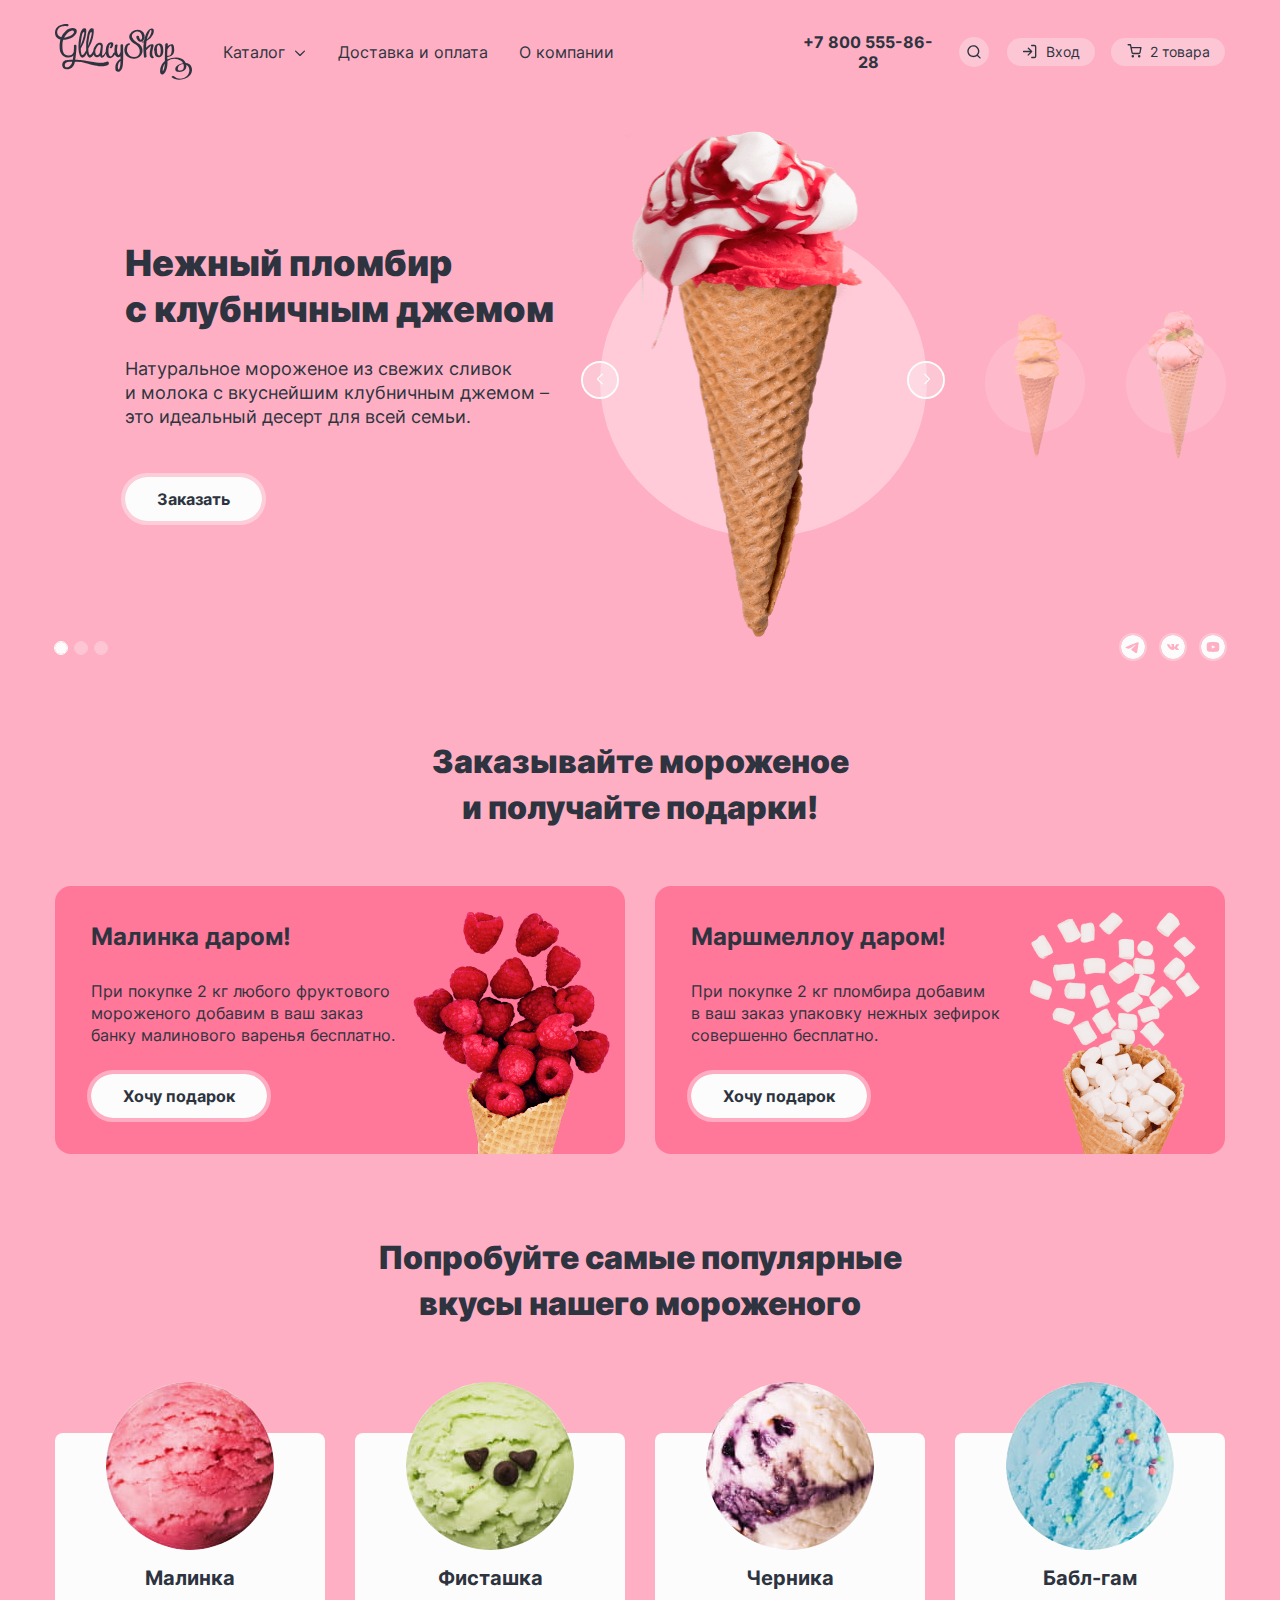
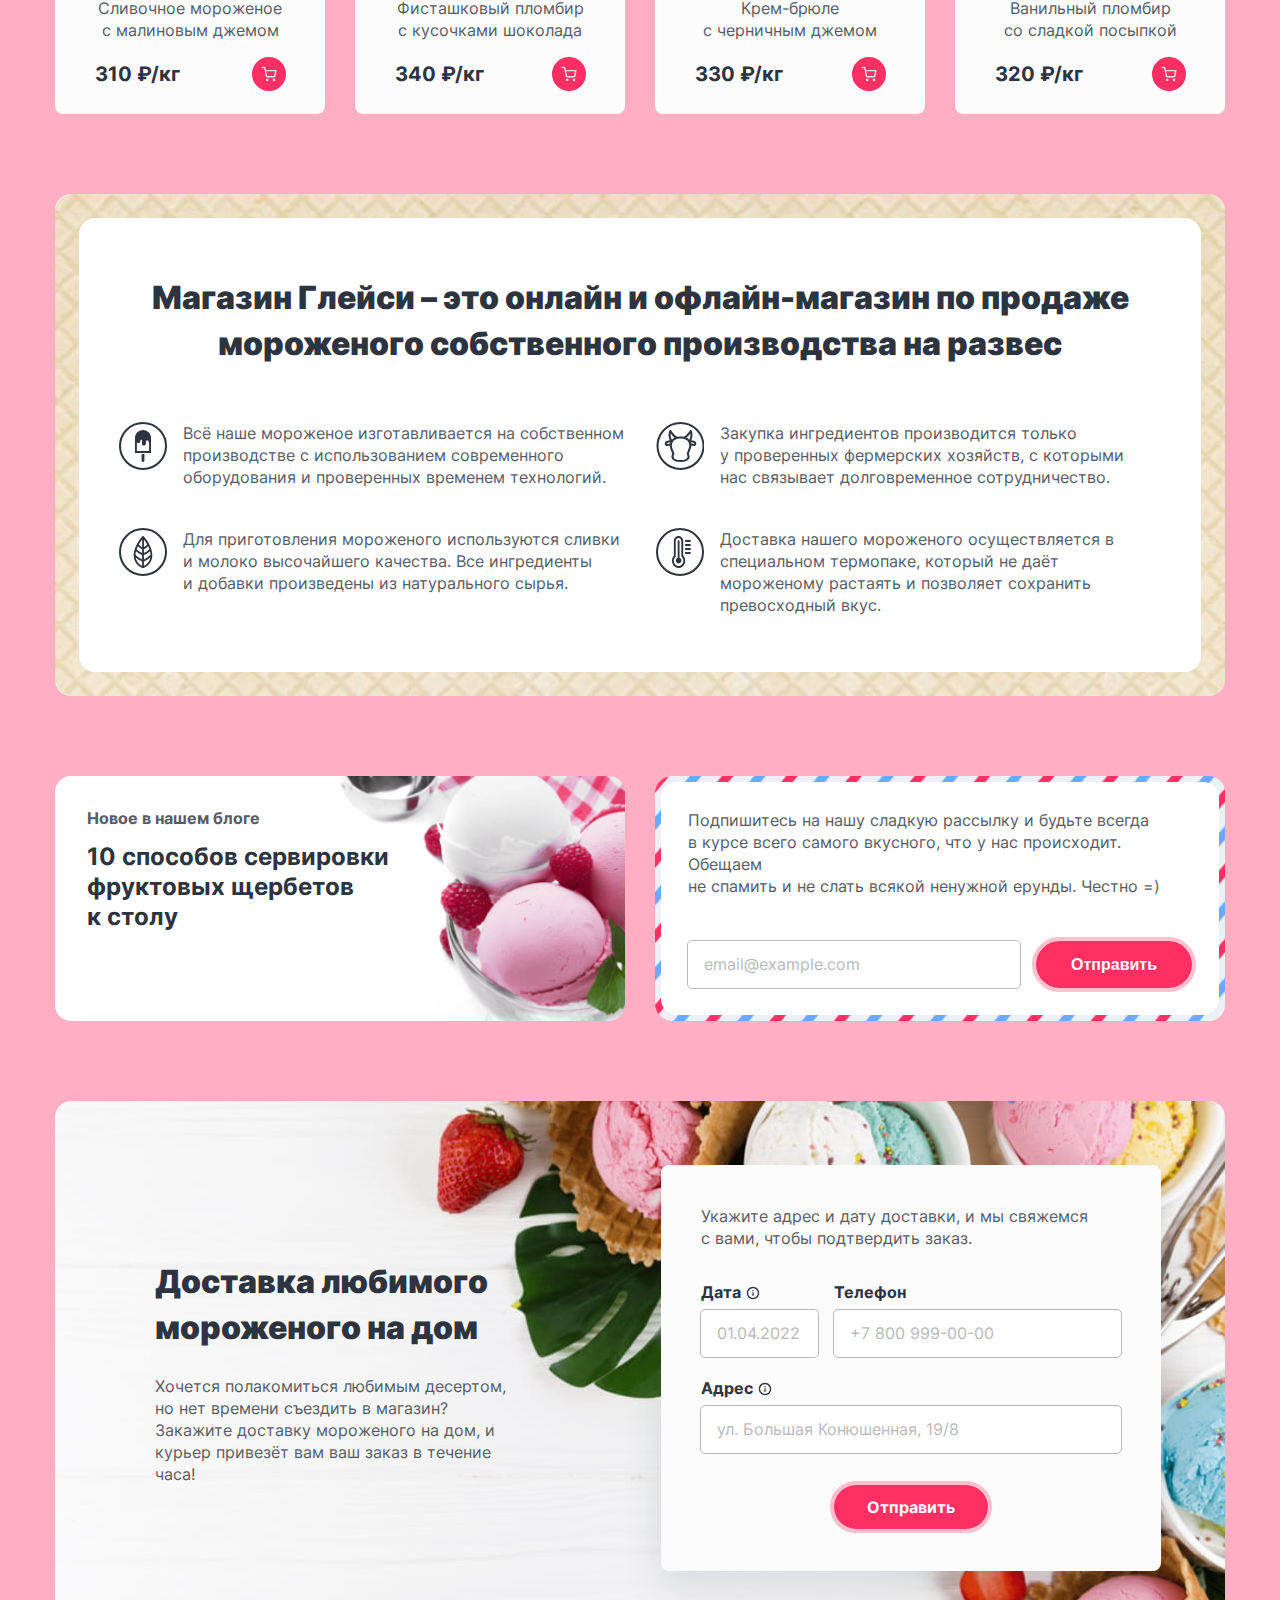
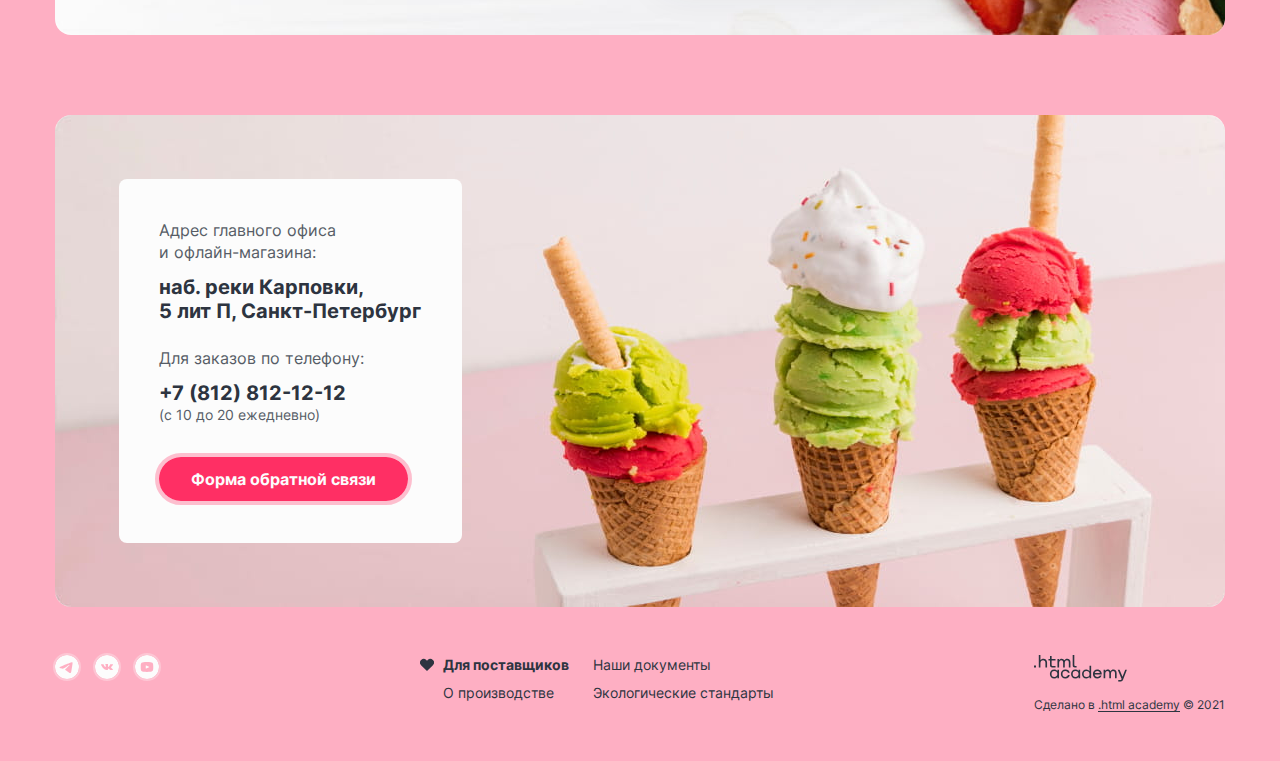
<file: index.html>
<!DOCTYPE html>
<html lang="ru">

<head>
  <meta charset="utf-8">
  <title>HTML Academy: Глейси</title>
  <link rel="stylesheet" href="styles/styles.css">
  <link rel="icon" href="favicon.ico">
  <link rel="icon" type="image/png" sizes="32x32" href="images/ice-cream-cone.png">
</head>

<body class="body-pink">
  <header>
    <nav class="navigation">
      <a class="navigation-logo" href="#">
        <img src="images/header/logo.svg" width="137" height="56" alt="Логотип компании Глейси Шоп.">
      </a>
      <ul class="navigation-list">
        <li class="navigation-item">
          <a class="navigation-link catalog-link" href="catalog.html">Каталог</a>
          <ul class="catalog-list">
            <li class="catalog-item catalog-new-products"><a class="catalog-item-link" href="#">Новинки</a></li>
            <li class="catalog-item"><a class="catalog-item-link" href="#">Сливочное</a></li>
            <li class="catalog-item"><a class="catalog-item-link" href="#">Щербеты</a></li>
            <li class="catalog-item"><a class="catalog-item-link" href="#">Фруктовый лед</a></li>
            <li class="catalog-item"><a class="catalog-item-link" href="#">Мелорин</a></li>
          </ul>
        </li>
        <li class="navigation-item">
          <a class="navigation-link" href="#">Доставка и оплата</a>
        </li>
        <li class="navigation-item">
          <a class="navigation-link" href="#">О компании</a>
        </li>
      </ul>
      <ul class="navigation-list navigation-user">
        <li class="navigation-item"><a class="navigation-contact-phone" href="tel:+78005558628">+7 800 555-86-28</a>
        </li>
        <li class="navigation-item">
          <a class="navigation-link search" href="#">
            <svg class="navigation-item-image" aria-hidden="true" focusable="false" width="14" height="14" role="img"
              aria-label="Поиск по сайту." xmlns="http://www.w3.org/2000/svg">
              <path fill-rule="evenodd" clip-rule="evenodd"
                d="M1.66 6.19a4.67 4.67 0 1 1 9.34 0 4.67 4.67 0 0 1-9.34 0Zm8.42 4.69a6 6 0 1 1 .94-.94l2.45 2.44a.67.67 0 1 1-.94.95l-2.45-2.45Z" />
            </svg>
            <span class="visually-hidden">Поиск</span>
          </a>
          <div class="popover-search">
            <form action="https://echo.htmlacademy.ru/" method="get">
              <input type="text" name="search-field" class="field field-search" placeholder="Поиск по сайту" autofocus
                required>
            </form>
          </div>
        </li>
        <li class="navigation-item">
          <a class="navigation-link log-in" href="#">
            <svg class="navigation-item-image" aria-hidden="true" focusable="false" width="16" height="16" role="img"
              aria-label="Вход в личный кабинет." xmlns="http://www.w3.org/2000/svg">
              <path fill-rule="evenodd" clip-rule="evenodd"
                d="M8 1.52c0-.36.3-.66.67-.66h2.66a2 2 0 0 1 2 2v9.33a2 2 0 0 1-2 2H8.67a.67.67 0 0 1 0-1.33h2.66a.67.67 0 0 0 .67-.67V2.86a.67.67 0 0 0-.67-.67H8.67A.67.67 0 0 1 8 1.52Zm-3.14 2.2a.67.67 0 0 1 .94 0l3.33 3.33a.67.67 0 0 1 .2.47.66.66 0 0 1-.2.48L5.8 11.33a.67.67 0 1 1-.94-.94l2.2-2.2H.66a.67.67 0 1 1 0-1.33h6.4l-2.2-2.2a.67.67 0 0 1 0-.94Z" />
            </svg>
            Вход
          </a>
          <div class="popover-log-in">
            <div class="popover-content">
              <h2 class="popover-title">Личный кабинет</h2>
              <form class="popover-log-in-form" action="https://echo.htmlacademy.ru/" method="post">
                <div class="login-password-wrapper">
                  <label class="form-label visually-hidden" for="log-in">Логин</label>
                  <input class="field" type="email" placeholder="email@example.com" id="log-in" name="log-in" required>
                  <label class="form-label visually-hidden" for="password">Пароль</label>
                  <input class="field" type="password" id="password" name="password" required>
                </div>
                <div class="login-registration-wrapper">
                  <button class="button button-red log-in-button" type="submit">Войти</button>
                  <div class="user-help">
                    <a class="reset-password" href="#">Забыли пароль?</a>
                    <a class="register" href="#">Регистрация</a>
                  </div>
                </div>
              </form>
            </div>
          </div>
        </li>
        <li class="navigation-item">
          <a class="navigation-link cart" href="#">
            <svg class="navigation-item-image" aria-hidden="true" focusable="false" width="16" height="16" role="img"
              aria-label="Корзина." xmlns="http://www.w3.org/2000/svg">
              <path fill-rule="evenodd" clip-rule="evenodd"
                d="M1.17.1a.67.67 0 1 0 0 1.34h1.77l.47 2.34v.05l.97 4.83a1.83 1.83 0 0 0 1.82 1.47h5.62a1.83 1.83 0 0 0 1.82-1.47l.93-4.86a.67.67 0 0 0-.66-.8h-9.3L4.14.65a.67.67 0 0 0-.66-.53H1.17Zm4.52 8.3-.81-4.06h8.23l-.78 4.07a.5.5 0 0 1-.49.39H6.18a.5.5 0 0 1-.49-.4Zm-1.13 3.96a1.25 1.25 0 1 1 2.49 0 1.25 1.25 0 0 1-2.5 0Zm6.37 0a1.25 1.25 0 1 1 2.5 0 1.25 1.25 0 0 1-2.5 0Z" />
            </svg>
            <p class="cart-navigation-user"><span class="visually-hidden">Нет товаров</span><span>2 товара</span>
              <span class="visually-hidden">Корзина</span>
            </p>
          </a>
          <div class="popover popover-cart">
            <div class="popover-content">
              <h2 class="popover-title">Корзина</h2>
              <ul class="cart-items-list">
                <li class="cart-item">
                  <img src="images/catalog/catalog-product-1.jpg" width="46" height="46" alt="мороженое Малинка.">
                  <div class="cart-text-wrapper">
                    <p class="cart-item-title">Малинка</p>
                    <p class="cart-item-description">1 кг х 310 ₽</p>
                  </div>
                  <p class="cart-item-price">310 ₽</p>
                  <button type="button" class="cart-item-button">
                    <svg width="20" height="20" fill="#2D3440" role="img" aria-label="Удалить товар из корзины."
                      xmlns="http://www.w3.org/2000/svg">
                      <path fill-rule="evenodd" clip-rule="evenodd"
                        d="M12.803 4.13807C13.0634 3.87772 13.0634 3.45561 12.803 3.19526C12.5427 2.93491 12.1206 2.93491 11.8602 3.19526L7.99914 7.05633L4.13807 3.19526C3.87772 2.93491 3.45561 2.93491 3.19526 3.19526C2.93491 3.45561 2.93491 3.87772 3.19526 4.13807L7.05633 7.99914L3.19526 11.8602C2.93491 12.1206 2.93491 12.5427 3.19526 12.803C3.45561 13.0634 3.87772 13.0634 4.13807 12.803L7.99914 8.94195L11.8602 12.803C12.1206 13.0634 12.5427 13.0634 12.803 12.803C13.0634 12.5427 13.0634 12.1206 12.803 11.8602L8.94195 7.99914L12.803 4.13807Z" />
                    </svg>
                    <span class="visually-hidden">Удалить из корзины</span>
                  </button>
                </li>
                <li class="cart-item">
                  <img src="images/catalog/catalog-product-4.jpg" width="46" height="46" alt="мороженое Баблгам.>">
                  <div class="cart-text-wrapper">
                    <p class="cart-item-title">Бабл-гам</p>
                    <p class="cart-item-description">1,5 кг х 320 ₽</p>
                  </div>
                  <p class="cart-item-price">480 ₽</p>
                  <button type="button" class="cart-item-button">
                    <svg width="20" height="20" fill="#2D3440" role="img" aria-label="Удалить товар из корзины."
                      xmlns="http://www.w3.org/2000/svg">
                      <path fill-rule="evenodd" clip-rule="evenodd"
                        d="M12.803 4.13807C13.0634 3.87772 13.0634 3.45561 12.803 3.19526C12.5427 2.93491 12.1206 2.93491 11.8602 3.19526L7.99914 7.05633L4.13807 3.19526C3.87772 2.93491 3.45561 2.93491 3.19526 3.19526C2.93491 3.45561 2.93491 3.87772 3.19526 4.13807L7.05633 7.99914L3.19526 11.8602C2.93491 12.1206 2.93491 12.5427 3.19526 12.803C3.45561 13.0634 3.87772 13.0634 4.13807 12.803L7.99914 8.94195L11.8602 12.803C12.1206 13.0634 12.5427 13.0634 12.803 12.803C13.0634 12.5427 13.0634 12.1206 12.803 11.8602L8.94195 7.99914L12.803 4.13807Z" />
                    </svg>
                    <span class="visually-hidden">Удалить из корзины</span>
                  </button>
                </li>
              </ul>
              <div class="cart-place-order">
                <button class="button button-red cart-button" type="button">Оформить заказ</button>
                <p class="order-cost">Итого: 790 ₽</p>
              </div>
            </div>
          </div>
          <div class="popover-cart-empty">
            <p class="cart-empty-description">Ваша корзина пока пуста</p>
          </div>
        </li>
      </ul>
    </nav>
  </header>
  <main class="main-wrapper">
    <h1 class="visually-hidden">Интернет-магазин мороженного Глейси Шоп.</h1>
    <section class="slider">
      <h2 class="visually-hidden">Лучшие предложения магазина Глейси Шоп.</h2>
      <ul class="slider-pagination">
        <li class="slider-pagination-item">
          <button class="slider-pagination-button pagination-button-current" type="button">
            <span class="visually-hidden">Слайд 1</span>
          </button>
        </li>
        <li class="slider-pagination-item">
          <button class="slider-pagination-button" type="button">
            <span class="visually-hidden">Слайд 2</span>
          </button>
        </li>
        <li class="slider-pagination-item">
          <button class="slider-pagination-button" type="button">
            <span class="visually-hidden">Слайд 3</span>
          </button>
        </li>
      </ul>
      <ul class="slider-list">
        <li class="slider-item">
          <div class="slider-item-wrapper">
            <h3 class="slider-item-title">Нежный пломбир<br> с клубничным джемом</h3>
            <p class="slider-item-description">Натуральное мороженое из свежих сливок<br>
              и молока с вкуснейшим клубничным джемом – это идеальный десерт для всей семьи.</p>
            <a class="button order-button" href="#">
              <p class="place-order">Заказать</p>
            </a>
          </div>
          <div class="slider-images-wrapper">
            <div class="image-wrapper">
              <img src="images/slider/slider-product-1.png" width="327" height="507" alt="Пломбир с клубничным джемом.">
              <button class="slider-button slider-prev" type="button">
                <svg class="slider-button-image" aria-hidden="true" focusable="false" width="7" height="12" role="img"
                  aria-label="Предыдущее фото." xmlns="http://www.w3.org/2000/svg">
                  <path fill-rule="evenodd" clip-rule="evenodd"
                    d="M5.71 11.14a.66.66 0 0 0 .94-.95L2.45 6l4.2-4.2a.66.66 0 1 0-.94-.94L1.04 5.52a.67.67 0 0 0 0 .94l4.67 4.68Z" />
                </svg>
                <span class="visually-hidden">Предыдущее фото</span>
              </button>
              <button class="slider-button slider-next" type="button">
                <svg class="slider-button-image" aria-hidden="true" focusable="false" width="7" height="12" role="img"
                  aria-label="Следующее фото." xmlns="http://www.w3.org/2000/svg">
                  <path fill-rule="evenodd" clip-rule="evenodd"
                    d="M1.29.86a.66.66 0 1 0-.94.95L4.55 6l-4.2 4.2a.67.67 0 0 0 .94.94l4.67-4.67a.67.67 0 0 0 0-.94L1.3.86Z" />
                </svg>
                <span class="visually-hidden">Следующее фото</span>
              </button>
            </div>
          </div>
        </li>
        <li class="slider-item visually-hidden">
          <div class="slider-item-wrapper">
            <h3 class="slider-item-title">Сливочное мороженое со вкусом банана</h3>
            <p class="slider-item-description">Сливочное мороженое с ярким банановым вкусом подарит вам свежесть и
              наслаждение даже в самый жаркий летний день.</p>
            <a class="button order-button" href="#">
              <p class="place-order">Заказать</p>
            </a>
          </div>
          <div class="slider-images-wrapper-blue">
            <div class="image-wrapper-blue">
              <img class="image-blue" src="images/slider/slider-product-2.png" width="312" height="507"
                alt="Сливочное мороженое со вкусом банана.">
              <button class="slider-button slider-prev" type="button">
                <svg class="slider-button-image" aria-hidden="true" focusable="false" width="7" height="12" role="img"
                  aria-label="Предыдущее фото." xmlns="http://www.w3.org/2000/svg">
                  <path fill-rule="evenodd" clip-rule="evenodd"
                    d="M5.71 11.14a.66.66 0 0 0 .94-.95L2.45 6l4.2-4.2a.66.66 0 1 0-.94-.94L1.04 5.52a.67.67 0 0 0 0 .94l4.67 4.68Z" />
                </svg>
                <span class="visually-hidden">Предыдущее фото</span>
              </button>
              <button class="slider-button slider-next" type="button">
                <svg class="slider-button-image" aria-hidden="true" focusable="false" width="7" height="12" role="img"
                  aria-label="Следующее фото." xmlns="http://www.w3.org/2000/svg">
                  <path fill-rule="evenodd" clip-rule="evenodd"
                    d="M1.29.86a.66.66 0 1 0-.94.95L4.55 6l-4.2 4.2a.67.67 0 0 0 .94.94l4.67-4.67a.67.67 0 0 0 0-.94L1.3.86Z" />
                </svg>
                <span class="visually-hidden">Следующее фото</span>
              </button>
            </div>
          </div>
        </li>
        <li class="slider-item visually-hidden">
          <div class="slider-item-wrapper">
            <h3 class="slider-item-title">Карамельный пломбир с маршмеллоу</h3>
            <p class="slider-item-description">Необычный сладкий десерт с карамельным топпингом и кусочками зефира
              завоюет сердца сладкоежек всех возрастов.</p>
            <a class="button order-button" href="#">
              <p class="place-order">Заказать</p>
            </a>
          </div>
          <div class="slider-images-wrapper-yellow">
            <div class="image-wrapper-yellow">
              <img src="images/slider/slider-product-3.png" width="350" height="507"
                alt="Карамельный пломбир с маршмеллоу.">
              <button class="slider-button slider-prev" type="button">
                <svg class="slider-button-image" aria-hidden="true" focusable="false" width="7" height="12" role="img"
                  aria-label="Предыдущее фото." xmlns="http://www.w3.org/2000/svg">
                  <path fill-rule="evenodd" clip-rule="evenodd"
                    d="M5.71 11.14a.66.66 0 0 0 .94-.95L2.45 6l4.2-4.2a.66.66 0 1 0-.94-.94L1.04 5.52a.67.67 0 0 0 0 .94l4.67 4.68Z" />
                </svg>
                <span class="visually-hidden">Предыдущее фото</span>
              </button>
              <button class="slider-button slider-next" type="button">
                <svg class="slider-button-image" aria-hidden="true" focusable="false" width="7" height="12" role="img"
                  aria-label="Следующее фото." xmlns="http://www.w3.org/2000/svg">
                  <path fill-rule="evenodd" clip-rule="evenodd"
                    d="M1.29.86a.66.66 0 1 0-.94.95L4.55 6l-4.2 4.2a.67.67 0 0 0 .94.94l4.67-4.67a.67.67 0 0 0 0-.94L1.3.86Z" />
                </svg>
                <span class="visually-hidden">Следующее фото</span>
              </button>
            </div>
          </div>
        </li>
      </ul>
      <section class="social-media-slider">
        <h2 class="visually-hidden">Магазин Глейси в социальных сетях</h2>
        <ul class="social-media-list">
          <li class="social-media-item">
            <a class="button-social-media telegram-link" href="https://t.me/htmlacademy">
              <span class="visually-hidden">Телеграм</span>
            </a>
          </li>
          <li class="social-media-item">
            <a class="button-social-media vk-link" href="https://vk.com/htmlacademy">
              <span class="visually-hidden">Вконтакте</span>
            </a>
          </li>
          <li class="social-media-item">
            <a class="button-social-media youtube-link" href="https://www.youtube.com/user/htmlacademyru">
              <span class="visually-hidden">Youtube</span>
            </a>
          </li>
        </ul>
      </section>
    </section>
    <section class="special-offers">
      <h2 class="visually-hidden">Специальные предложения</h2>
      <p class="special-offers-description">Заказывайте мороженое <br> и получайте подарки!</p>
      <ul class="special-offers-list">
        <li class="special-offers-item special-one">
          <div class="special-offers-wrapper">
            <h3 class="offers-item-title">Малинка даром!</h3>
            <p class="offers-item-description">При покупке 2 кг любого фруктового мороженого добавим в ваш
              заказ<br>
              банку малинового варенья бесплатно.</p>
            <a class="button recieve-gift" href="#">Хочу подарок</a>
          </div>
        </li>
        <li class="special-offers-item special-two">
          <div class="special-offers-wrapper">
            <h3 class="offers-item-title">Маршмеллоу даром!</h3>
            <p class="offers-item-description">При покупке 2 кг пломбира добавим <br>в ваш заказ упаковку
              нежных
              зефирок совершенно бесплатно.</p>
            <a class="button recieve-gift" href="#">Хочу подарок</a>
          </div>
        </li>
      </ul>
    </section>
    <section class="goods">
      <h2 class="visually-hidden">Популярные товары</h2>
      <p class="goods-description">
        Попробуйте самые популярные<br> вкусы нашего мороженого
      </p>
      <ul class="goods-list">
        <li class="goods-card">
          <a class="goods-card-link" href="#">
            <img class="goods-card-image" src="images/catalog/catalog-product-1.jpg" width="168" height="168"
              alt="Мороженное с малиной.">
            <h3 class="goods-card-name">Малинка</h3>
            <p class="goods-card-description">Сливочное мороженое с малиновым джемом</p>
          </a>
          <div class="goods-card-order">
            <span class="goods-card-price">310 ₽/кг</span>
            <button class="button goods-card-button" type="button">
              <svg class="goods-button-image" aria-hidden="true" focusable="false" width="16" height="16" role="img"
                aria-label="Добавить товар в корзину." viewBox="0 0 15 14" xmlns="http://www.w3.org/2000/svg">
                <path fill-rule="evenodd" clip-rule="evenodd"
                  d="M1.16667 0.25C0.798477 0.25 0.5 0.548477 0.5 0.916667C0.5 1.28486 0.798477 1.58333 1.16667 1.58333H2.93794L3.40537 3.91872C3.40821 3.93667 3.41176 3.95438 3.416 3.97182L4.38338 8.80515L4.3835 8.80571C4.46706 9.22572 4.69562 9.60299 5.02921 9.87153C5.36111 10.1387 5.77595 10.2813 6.20183 10.2748H11.8225C12.2484 10.2813 12.6633 10.1387 12.9952 9.87153C13.3289 9.60287 13.5575 9.22538 13.641 8.80515L13.641 8.80515L13.642 8.80016L14.5691 3.93872C14.6063 3.74355 14.5545 3.54195 14.4279 3.38887C14.3012 3.23578 14.1129 3.14716 13.9142 3.14716H4.61072L4.1381 0.785829C4.07574 0.474257 3.80215 0.25 3.4844 0.25H1.16667ZM5.69098 8.54444L4.87759 4.4805H13.1084L12.3328 8.54736C12.31 8.65988 12.2485 8.7609 12.1591 8.83291C12.0691 8.90535 11.9565 8.94383 11.841 8.94162L11.841 8.94149H11.8282H6.19614V8.94137L6.18337 8.94162C6.06787 8.94383 5.95528 8.90535 5.8653 8.83291C5.77531 8.76048 5.71368 8.6587 5.69117 8.5454L5.69098 8.54444ZM4.55739 12.5054C4.55739 11.8175 5.1151 11.2597 5.80307 11.2597C6.49105 11.2597 7.04876 11.8175 7.04876 12.5054C7.04876 13.1934 6.49105 13.7511 5.80307 13.7511C5.1151 13.7511 4.55739 13.1934 4.55739 12.5054ZM10.9307 12.5054C10.9307 11.8175 11.4884 11.2597 12.1764 11.2597C12.8644 11.2597 13.4221 11.8175 13.4221 12.5054C13.4221 13.1934 12.8644 13.7511 12.1764 13.7511C11.4884 13.7511 10.9307 13.1934 10.9307 12.5054Z" />
              </svg>
              <span class="visually-hidden">Добавить в
                корзину</span>
            </button>
          </div>
        </li>
        <li class="goods-card">
          <a class="goods-card-link" href="#">
            <img class="goods-card-image" src="images/catalog/catalog-product-2.jpg" width="168" height="168"
              alt="Фисташковое мороженное.">
            <h3 class="goods-card-name">Фисташка</h3>
            <p class="goods-card-description">Фисташковый пломбир с кусочками шоколада</p>
          </a>
          <div class="goods-card-order">
            <span class="goods-card-price">340 ₽/кг</span>
            <button class="button goods-card-button" type="button">
              <svg class="goods-button-image" aria-hidden="true" focusable="false" width="16" height="16" role="img"
                aria-label="Добавить товар в корзину." viewBox="0 0 15 14" xmlns="http://www.w3.org/2000/svg">
                <path fill-rule="evenodd" clip-rule="evenodd"
                  d="M1.16667 0.25C0.798477 0.25 0.5 0.548477 0.5 0.916667C0.5 1.28486 0.798477 1.58333 1.16667 1.58333H2.93794L3.40537 3.91872C3.40821 3.93667 3.41176 3.95438 3.416 3.97182L4.38338 8.80515L4.3835 8.80571C4.46706 9.22572 4.69562 9.60299 5.02921 9.87153C5.36111 10.1387 5.77595 10.2813 6.20183 10.2748H11.8225C12.2484 10.2813 12.6633 10.1387 12.9952 9.87153C13.3289 9.60287 13.5575 9.22538 13.641 8.80515L13.641 8.80515L13.642 8.80016L14.5691 3.93872C14.6063 3.74355 14.5545 3.54195 14.4279 3.38887C14.3012 3.23578 14.1129 3.14716 13.9142 3.14716H4.61072L4.1381 0.785829C4.07574 0.474257 3.80215 0.25 3.4844 0.25H1.16667ZM5.69098 8.54444L4.87759 4.4805H13.1084L12.3328 8.54736C12.31 8.65988 12.2485 8.7609 12.1591 8.83291C12.0691 8.90535 11.9565 8.94383 11.841 8.94162L11.841 8.94149H11.8282H6.19614V8.94137L6.18337 8.94162C6.06787 8.94383 5.95528 8.90535 5.8653 8.83291C5.77531 8.76048 5.71368 8.6587 5.69117 8.5454L5.69098 8.54444ZM4.55739 12.5054C4.55739 11.8175 5.1151 11.2597 5.80307 11.2597C6.49105 11.2597 7.04876 11.8175 7.04876 12.5054C7.04876 13.1934 6.49105 13.7511 5.80307 13.7511C5.1151 13.7511 4.55739 13.1934 4.55739 12.5054ZM10.9307 12.5054C10.9307 11.8175 11.4884 11.2597 12.1764 11.2597C12.8644 11.2597 13.4221 11.8175 13.4221 12.5054C13.4221 13.1934 12.8644 13.7511 12.1764 13.7511C11.4884 13.7511 10.9307 13.1934 10.9307 12.5054Z" />
              </svg>
              <span class="visually-hidden">Добавить в
                корзину</span>
            </button>
          </div>
        </li>
        <li class="goods-card">
          <a class="goods-card-link" href="#">
            <img class="goods-card-image" src="images/catalog/catalog-product-3.jpg" width="168" height="168"
              alt="Мороженное с черникой.">
            <h3 class="goods-card-name">Черника</h3>
            <p class="goods-card-description">Крем-брюле <br>с черничным джемом</p>
          </a>
          <div class="goods-card-order">
            <span class="goods-card-price">330 ₽/кг</span>
            <button class="button goods-card-button" type="button">
              <svg class="goods-button-image" aria-hidden="true" focusable="false" width="16" height="16" role="img"
                aria-label="Добавить товар в корзину." viewBox="0 0 15 14" xmlns="http://www.w3.org/2000/svg">
                <path fill-rule="evenodd" clip-rule="evenodd"
                  d="M1.16667 0.25C0.798477 0.25 0.5 0.548477 0.5 0.916667C0.5 1.28486 0.798477 1.58333 1.16667 1.58333H2.93794L3.40537 3.91872C3.40821 3.93667 3.41176 3.95438 3.416 3.97182L4.38338 8.80515L4.3835 8.80571C4.46706 9.22572 4.69562 9.60299 5.02921 9.87153C5.36111 10.1387 5.77595 10.2813 6.20183 10.2748H11.8225C12.2484 10.2813 12.6633 10.1387 12.9952 9.87153C13.3289 9.60287 13.5575 9.22538 13.641 8.80515L13.641 8.80515L13.642 8.80016L14.5691 3.93872C14.6063 3.74355 14.5545 3.54195 14.4279 3.38887C14.3012 3.23578 14.1129 3.14716 13.9142 3.14716H4.61072L4.1381 0.785829C4.07574 0.474257 3.80215 0.25 3.4844 0.25H1.16667ZM5.69098 8.54444L4.87759 4.4805H13.1084L12.3328 8.54736C12.31 8.65988 12.2485 8.7609 12.1591 8.83291C12.0691 8.90535 11.9565 8.94383 11.841 8.94162L11.841 8.94149H11.8282H6.19614V8.94137L6.18337 8.94162C6.06787 8.94383 5.95528 8.90535 5.8653 8.83291C5.77531 8.76048 5.71368 8.6587 5.69117 8.5454L5.69098 8.54444ZM4.55739 12.5054C4.55739 11.8175 5.1151 11.2597 5.80307 11.2597C6.49105 11.2597 7.04876 11.8175 7.04876 12.5054C7.04876 13.1934 6.49105 13.7511 5.80307 13.7511C5.1151 13.7511 4.55739 13.1934 4.55739 12.5054ZM10.9307 12.5054C10.9307 11.8175 11.4884 11.2597 12.1764 11.2597C12.8644 11.2597 13.4221 11.8175 13.4221 12.5054C13.4221 13.1934 12.8644 13.7511 12.1764 13.7511C11.4884 13.7511 10.9307 13.1934 10.9307 12.5054Z" />
              </svg>
              <span class="visually-hidden">Добавить в
                корзину</span>
            </button>
          </div>
        </li>
        <li class="goods-card">
          <a class="goods-card-link" href="#">
            <img class="goods-card-image" src="images/catalog/catalog-product-4.jpg" width="168" height="168"
              alt="Мороженное со вкусом бабл-гам.">
            <h3 class="goods-card-name">Бабл-гам</h3>
            <p class="goods-card-description">Ванильный пломбир <br>со сладкой посыпкой</p>
          </a>
          <div class="goods-card-order">
            <span class="goods-card-price">320 ₽/кг</span>
            <button class="button goods-card-button" type="button">
              <svg class="goods-button-image" aria-hidden="true" focusable="false" width="16" height="16" role="img"
                aria-label="Добавить товар в корзину." viewBox="0 0 15 14" xmlns="http://www.w3.org/2000/svg">
                <path fill-rule="evenodd" clip-rule="evenodd"
                  d="M1.16667 0.25C0.798477 0.25 0.5 0.548477 0.5 0.916667C0.5 1.28486 0.798477 1.58333 1.16667 1.58333H2.93794L3.40537 3.91872C3.40821 3.93667 3.41176 3.95438 3.416 3.97182L4.38338 8.80515L4.3835 8.80571C4.46706 9.22572 4.69562 9.60299 5.02921 9.87153C5.36111 10.1387 5.77595 10.2813 6.20183 10.2748H11.8225C12.2484 10.2813 12.6633 10.1387 12.9952 9.87153C13.3289 9.60287 13.5575 9.22538 13.641 8.80515L13.641 8.80515L13.642 8.80016L14.5691 3.93872C14.6063 3.74355 14.5545 3.54195 14.4279 3.38887C14.3012 3.23578 14.1129 3.14716 13.9142 3.14716H4.61072L4.1381 0.785829C4.07574 0.474257 3.80215 0.25 3.4844 0.25H1.16667ZM5.69098 8.54444L4.87759 4.4805H13.1084L12.3328 8.54736C12.31 8.65988 12.2485 8.7609 12.1591 8.83291C12.0691 8.90535 11.9565 8.94383 11.841 8.94162L11.841 8.94149H11.8282H6.19614V8.94137L6.18337 8.94162C6.06787 8.94383 5.95528 8.90535 5.8653 8.83291C5.77531 8.76048 5.71368 8.6587 5.69117 8.5454L5.69098 8.54444ZM4.55739 12.5054C4.55739 11.8175 5.1151 11.2597 5.80307 11.2597C6.49105 11.2597 7.04876 11.8175 7.04876 12.5054C7.04876 13.1934 6.49105 13.7511 5.80307 13.7511C5.1151 13.7511 4.55739 13.1934 4.55739 12.5054ZM10.9307 12.5054C10.9307 11.8175 11.4884 11.2597 12.1764 11.2597C12.8644 11.2597 13.4221 11.8175 13.4221 12.5054C13.4221 13.1934 12.8644 13.7511 12.1764 13.7511C11.4884 13.7511 10.9307 13.1934 10.9307 12.5054Z" />
              </svg>
              <span class="visually-hidden">Добавить в
                корзину</span>
            </button>
          </div>
        </li>
      </ul>
    </section>
    <section class="about-company">
      <div class="about-company-wrapper">
        <h2 class="visually-hidden">О магазине Глейси и его преимуществах</h2>
        <div class="about-company-conteiner">
          <p class="about-company-description">Магазин Глейси – это онлайн и офлайн-магазин по продаже мороженого
            собственного производства на развес</p>
          <ul class="ceo-advantages-list">
            <li class="ceo-advantages-item ice-cream">
              <p class="ceo-advantages-description">Всё наше мороженое изготавливается на собственном
                производстве
                с использованием современного оборудования и проверенных временем технологий.
              </p>
            </li>
            <li class="ceo-advantages-item cow">
              <p class="ceo-advantages-description">Закупка ингредиентов производится только<br>
                у проверенных фермерских хозяйств, с которыми<br> нас связывает долговременное сотрудничество.
              </p>
            </li>
            <li class="ceo-advantages-item leaf">
              <p class="ceo-advantages-description">Для приготовления мороженого используются сливки и
                молоко
                высочайшего качества.
                Все ингредиенты<br> и добавки произведены из натурального сырья.
              </p>
            </li>
            <li class="ceo-advantages-item temperature">
              <p class="ceo-advantages-description">Доставка нашего мороженого осуществляется в специальном
                термопаке, который не даёт мороженому растаять и позволяет сохранить превосходный вкус.
              </p>
            </li>
          </ul>
        </div>
      </div>
    </section>
    <div class="additional-and-news">
      <article class="aditional">
        <div class="adittional-wrapper">
          <h2 class="additional-title">Новое в нашем блоге</h2>
          <a class="additional-link" href="">10 способов сервировки фруктовых щербетов<br>
            к столу</a>
        </div>
      </article>
      <section class="news">
        <div class="news-wrapper">
          <h2 class="visually-hidden">Подписаться на рассылку</h2>
          <div class="news-conteiner">
            <p class="news-description">Подпишитесь на нашу сладкую рассылку и будьте всегда<br>
              в курсе всего самого вкусного, что у нас происходит. Обещаем<br> не спамить и не слать всякой ненужной
              ерунды.
              Честно =)</p>
            <form class="news-form" action="https://echo.htmlacademy.ru/" method="post">
              <p class="news-subscribe">
                <label for="news-email"><span class="form-label visually-hidden">Email</span></label>
                <input class="field subscribe" placeholder="email@example.com" type="email" name="news-email"
                  id="news-email" required>
              </p>
              <button class="button button-red news-button" type="submit">
                Отправить
              </button>
            </form>
          </div>
        </div>

      </section>
    </div>
    <section class="delivery">
      <div class="delivery-description-wrapper">
        <h2 class="visually-hidden">Заказать мороженное на дом</h2>

        <p class="delivery-description-title">Доставка любимого мороженого на дом</p>
        <p class="delivery-description">Хочется полакомиться любимым десертом,<br> но нет времени съездить в магазин?
          Закажите
          доставку мороженого на дом, и курьер привезёт вам ваш заказ в течение часа!
        </p>
      </div>
      <section class="delivery-order">
        <div class="delivery-order-wrapper">
          <h2 class="visually-hidden">Форма обратной связи для оформления доставки</h2>
          <p class="delivery-order-description">Укажите адрес и дату доставки, и мы свяжемся <br> с вами, чтобы
            подтвердить
            заказ.</p>
          <form class="delivery-order-form" action="https://echo.htmlacademy.ru/" method="post">
            <div class="date-phone-wrapper">
              <p class="delivery-order-date">
                <span class="form-label form-label-icon">
                  <label class="form-label" for="delivery-order-date">Дата</label>
                  <span class="tooltip">
                    <button class="tooltip-toggle" type="button" aria-labelledby="tooltip-label-date">
                      <svg class="tooltip-icon" xmlns="http://www.w3.org/2000/svg" width="14" height="14"
                        fill="#2D3440">
                        <path fill-rule="evenodd" clip-rule="evenodd"
                          d="M7.00026 2.12502C4.30774 2.12502 2.12502 4.30774 2.12502 7.00026C2.12502 9.69278 4.30774 11.8755 7.00026 11.8755C9.69278 11.8755 11.8755 9.69278 11.8755 7.00026C11.8755 4.30774 9.69278 2.12502 7.00026 2.12502ZM0.791687 7.00026C0.791687 3.57136 3.57136 0.791687 7.00026 0.791687C10.4292 0.791687 13.2088 3.57136 13.2088 7.00026C13.2088 10.4292 10.4292 13.2088 7.00026 13.2088C3.57136 13.2088 0.791687 10.4292 0.791687 7.00026ZM7.00007 6.33334C7.36826 6.33334 7.66674 6.63182 7.66674 7.00001V9.21677C7.66674 9.58496 7.36826 9.88344 7.00007 9.88344C6.63188 9.88344 6.33341 9.58496 6.33341 9.21677V7.00001C6.33341 6.63182 6.63188 6.33334 7.00007 6.33334ZM7.00007 4.11659C6.63188 4.11659 6.33341 4.41506 6.33341 4.78325C6.33341 5.15144 6.63188 5.44992 7.00007 5.44992H7.0059C7.37409 5.44992 7.67257 5.15144 7.67257 4.78325C7.67257 4.41506 7.37409 4.11659 7.0059 4.11659H7.00007Z" />
                      </svg>
                    </button>
                    <span class="tooltip-text" role="tooltip" id="tooltip-label-date">Укажите желаемую дату
                      доставки, и мы свяжемся с вами для подтверждения заказа</span>
                  </span>
                </span>
                <input class="field" type="text" id="delivery-order-date" name="delivery-order-date"
                  placeholder="01.04.2022" required>
              </p>
              <p class="delivery-order-phone">
                <label class="form-label" for="delivery-order-phone">
                  Телефон
                </label>
                <input class="field" type="tel" id="delivery-order-phone" name="delivery-order-phone"
                  placeholder="+7 800 999-00-00" required>
              </p>
            </div>
            <p class="delivery-order-address">
              <span class="form-label form-label-icon">
                <label class="form-label" for="delivery-order-address">Адрес</label>
                <span class="tooltip">
                  <button class="tooltip-toggle" type="button" aria-labelledby="tooltip-label-adress">
                    <svg class="tooltip-icon" xmlns="http://www.w3.org/2000/svg" width="14" height="14" fill="#2D3440">
                      <path fill-rule="evenodd" clip-rule="evenodd"
                        d="M7.00026 2.12502C4.30774 2.12502 2.12502 4.30774 2.12502 7.00026C2.12502 9.69278 4.30774 11.8755 7.00026 11.8755C9.69278 11.8755 11.8755 9.69278 11.8755 7.00026C11.8755 4.30774 9.69278 2.12502 7.00026 2.12502ZM0.791687 7.00026C0.791687 3.57136 3.57136 0.791687 7.00026 0.791687C10.4292 0.791687 13.2088 3.57136 13.2088 7.00026C13.2088 10.4292 10.4292 13.2088 7.00026 13.2088C3.57136 13.2088 0.791687 10.4292 0.791687 7.00026ZM7.00007 6.33334C7.36826 6.33334 7.66674 6.63182 7.66674 7.00001V9.21677C7.66674 9.58496 7.36826 9.88344 7.00007 9.88344C6.63188 9.88344 6.33341 9.58496 6.33341 9.21677V7.00001C6.33341 6.63182 6.63188 6.33334 7.00007 6.33334ZM7.00007 4.11659C6.63188 4.11659 6.33341 4.41506 6.33341 4.78325C6.33341 5.15144 6.63188 5.44992 7.00007 5.44992H7.0059C7.37409 5.44992 7.67257 5.15144 7.67257 4.78325C7.67257 4.41506 7.37409 4.11659 7.0059 4.11659H7.00007Z" />
                    </svg>
                  </button>
                  <span class="tooltip-text" role="tooltip" id="tooltip-label-adress">Введите название улицы, дома и
                    квартиры</span>
                </span>
              </span>
              <input class="field" type="text" id="delivery-order-address" name="delivery-order-address"
                placeholder="ул. Большая Конюшенная, 19/8" required>
            </p>
            <button class="button button-red delivery-order-button" type="submit">Отправить</button>
          </form>
        </div>
      </section>
    </section>
    <section class="contacts">
      <div class="contacts-wrapper">
        <h2 class="visually-hidden">Контакты</h2>
        <div class="contacts-conteiner">
          <p class="adress-description">Адрес главного офиса<br> и офлайн-магазина:</p>
          <address>
            <p class="contacts-address-text">наб. реки Карповки,<br> 5 лит П, Санкт-Петербург</p>
            <p class="contacs-phone-text">Для заказов по телефону:</p>
            <a class="contacts-phone-number" href="tel:+78128121212">+7 (812) 812-12-12</a>
            <p class="contacts-schedule">(с 10 до 20 ежедневно)</p>
          </address>
          <a class="button button-red" href="#">Форма обратной связи</a>
        </div>
      </div>
    </section>

  </main>
  <footer>
    <div class="page-footer-wrapper">
      <section>
        <h2 class="visually-hidden">Магазин Глейси в социальных сетях</h2>
        <ul class="social-media-list">
          <li class="social-media-item">
            <a class="button-social-media telegram-link" href="https://t.me/htmlacademy">
              <span class="visually-hidden">Телеграм</span>
            </a>
          </li>
          <li class="social-media-item">
            <a class="button-social-media vk-link" href="https://vk.com/htmlacademy">
              <span class="visually-hidden">Вконтакте</span>
            </a>
          </li>
          <li class="social-media-item">
            <a class="button-social-media youtube-link" href="https://www.youtube.com/user/htmlacademyru">
              <span class="visually-hidden">Youtube</span>
            </a>
          </li>
        </ul>
      </section>
      <section class="footer-additional-info">
        <h2 class="visually-hidden">Дополнительная информация о компании</h2>
        <ul class="footer-additional-list">
          <li class="footer-additional-item"><a class="footer-additional-link for-suppliers" href="#">Для
              поставщиков</a></li>
          <li class="footer-additional-item"><a class="footer-additional-link" href="#">Наши документы</a>
          </li>
          <li class="footer-additional-item"><a class="footer-additional-link" href="#">О производстве</a>
          </li>
          <li class="footer-additional-item"><a class="footer-additional-link" href="#">Экологические
              стандарты</a></li>
        </ul>
      </section>
      <section class="footer-made-by">
        <h2 class="visually-hidden">Информация о разработчиках сайта</h2>
        <a class="made-by-link" href="https://htmlacademy.ru/">
          <img class=footer-made-by-logo src="images/footer/logo_htmlacademy.svg" width="93" height="27"
            alt="Логотип компании html academy.">
        </a>
        <p class="made-by-text">Сделано в <a class="htmlacademy-link" href="https://htmlacademy.ru/">.html
            academy</a> © 2021</p>
      </section>
    </div>
  </footer>
  <div class="modal-container modal-container-close">
    <div class="modal modal-auth">
      <button class="modal-close-button" type="button">
        <span class="visually-hidden">Закрыть</span>
      </button>
      <section>
        <h2 class="modal-title visually-hidden">Форма обратной связи</h2>
        <div class="modal-content-wrapper">
          <p class="modal-description">Мы обязательно ответим вам!</p>
          <form class="contuct-us-form" action="https://echo.htmlacademy.ru/" method="post">
            <label class="form-label visually-hidden" for="user-name">Имя и Фамилия гостя</label>
            <input class="field modal-field" type="text" id="user-name" name="user-name" placeholder="Имя и фамилия"
              required>
            <label class="form-label visually-hidden" for="log-in-modal">Логин</label>
            <input class="field modal-field" type="email" placeholder="email@example.com" id="log-in-modal"
              name="log-in-modal" required>
            <label class="form-label visually-hidden" for="user-message">Вопрос</label>
            <textarea class="field modal-field ask-your-question" id="user-message" name="user-message"
              required>В свободной форме</textarea>
            <button class="button button-red log-in-button-modal" type="submit">Отправить</button>
          </form>
        </div>
      </section>
    </div>
  </div>
</body>

</html>
</file>
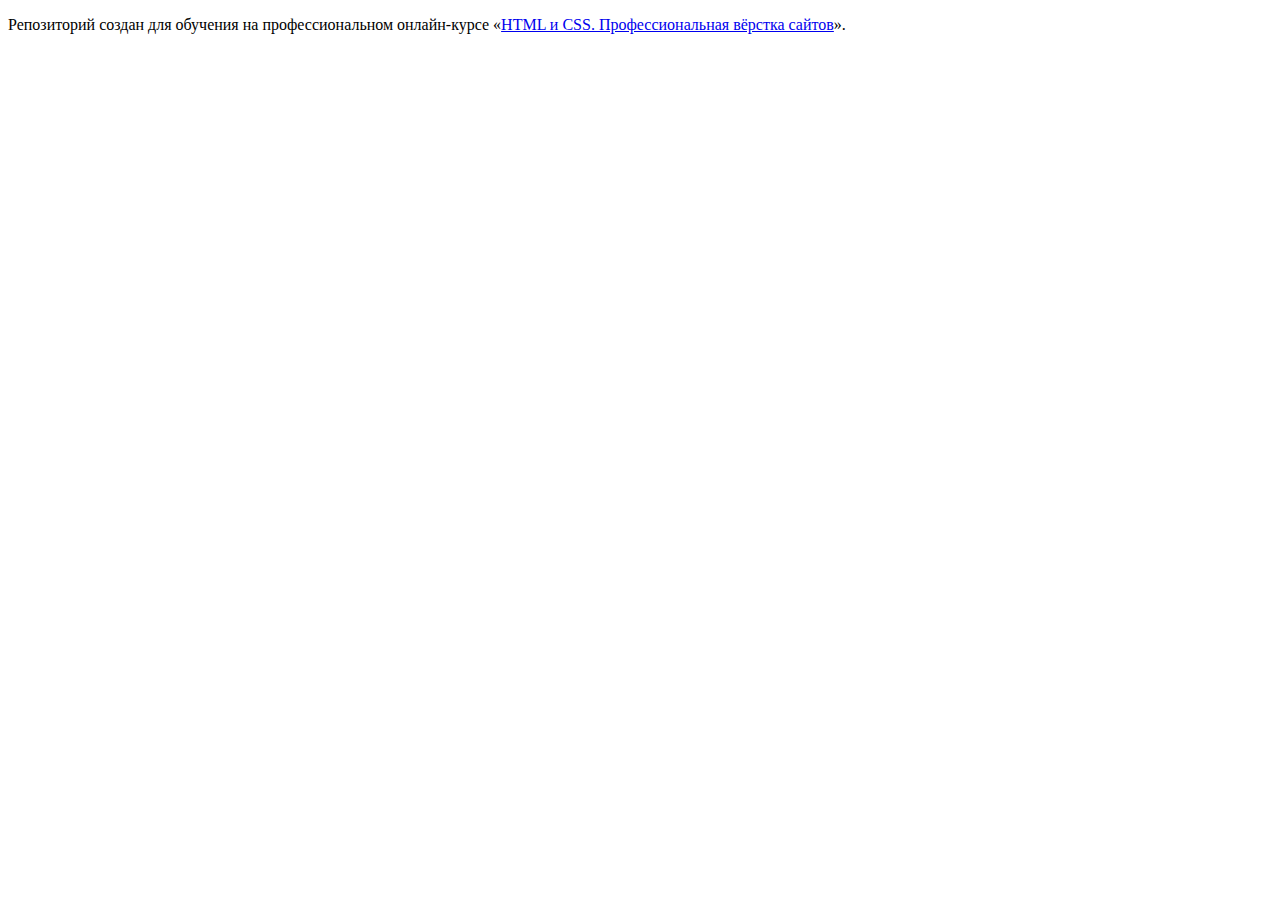
<file: 1/index.html>
<!DOCTYPE html>
<html lang="ru">
  <head>
    <meta charset="utf-8">
    <title>HTML Academy: Глейси</title>
    <base href="https://htmlacademy-htmlcss.github.io/1078267-gllacy-1/1/">
</head>
  <body>

    <p>Репозиторий создан для обучения на профессиональном онлайн‑курсе «<a href="https://htmlacademy.ru/intensive/htmlcss">HTML и CSS. Профессиональная вёрстка сайтов</a>».</p>

  </body>
</html>
</file>
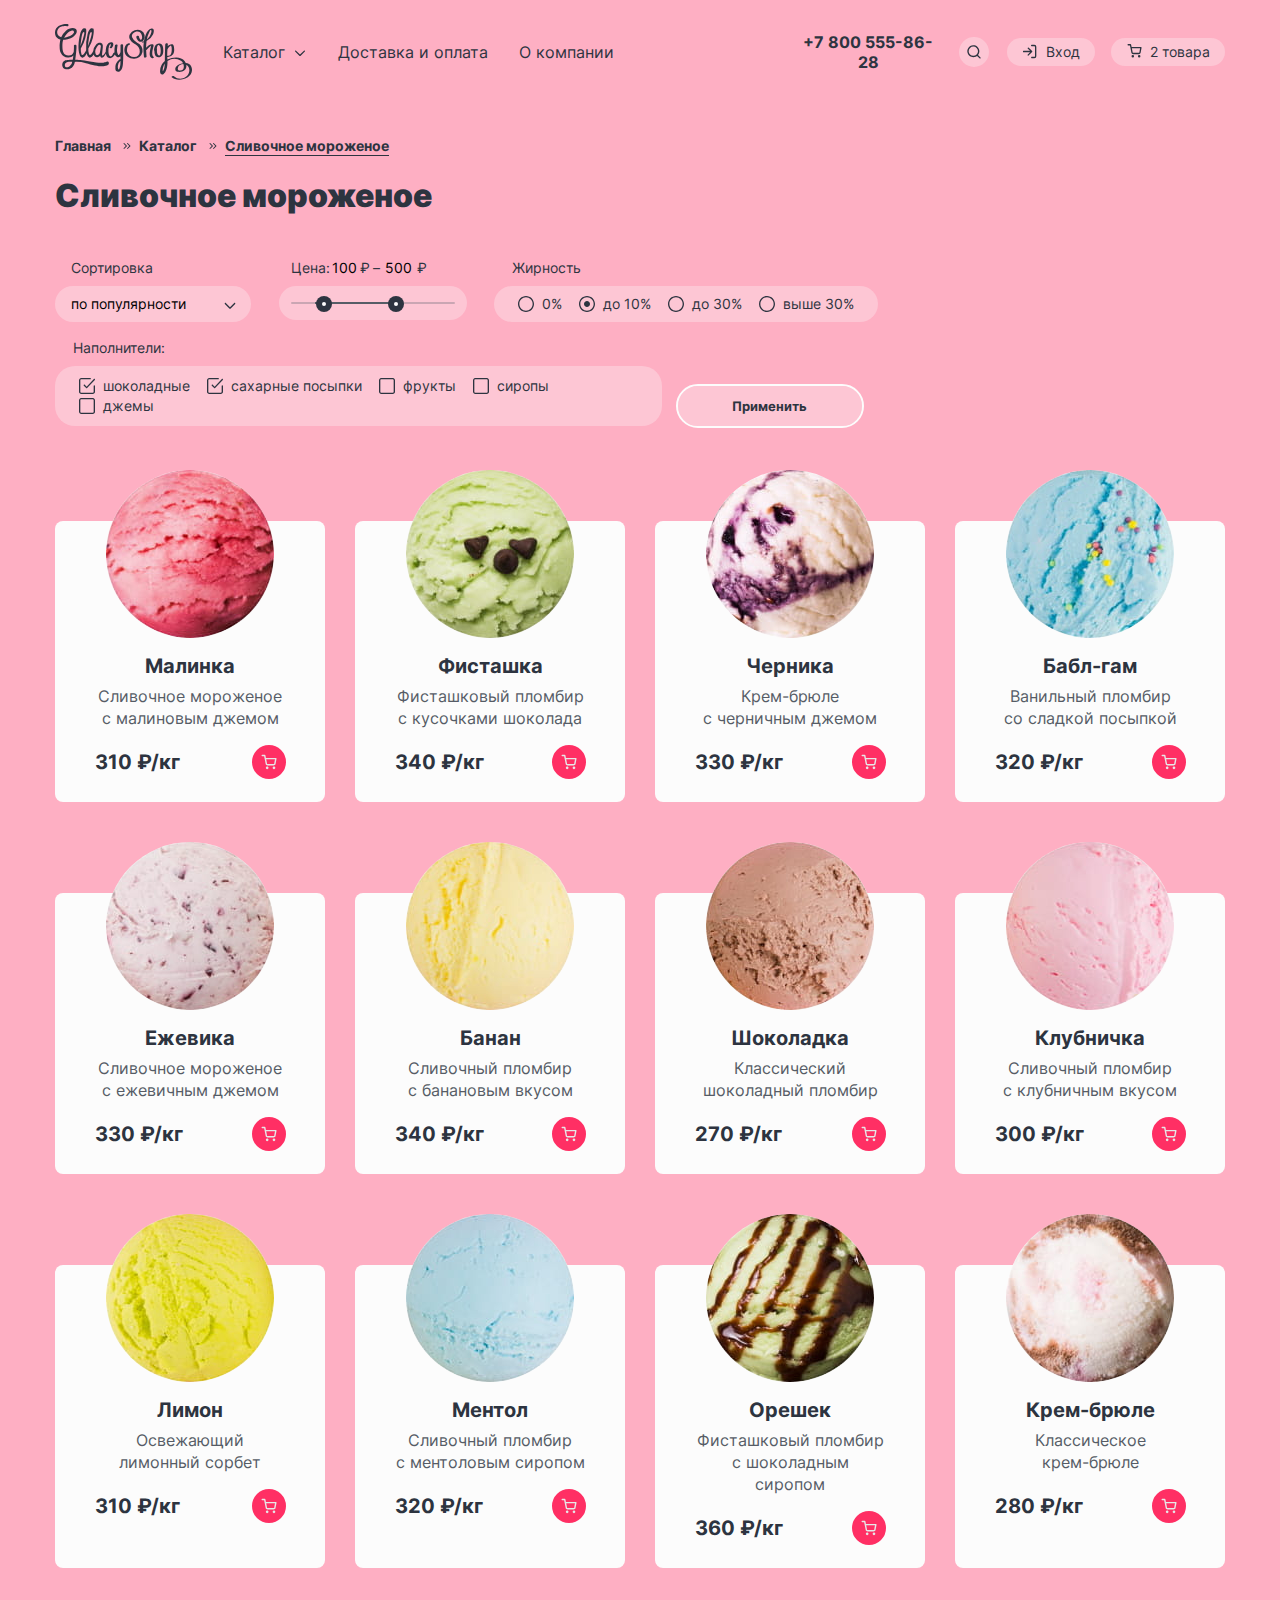
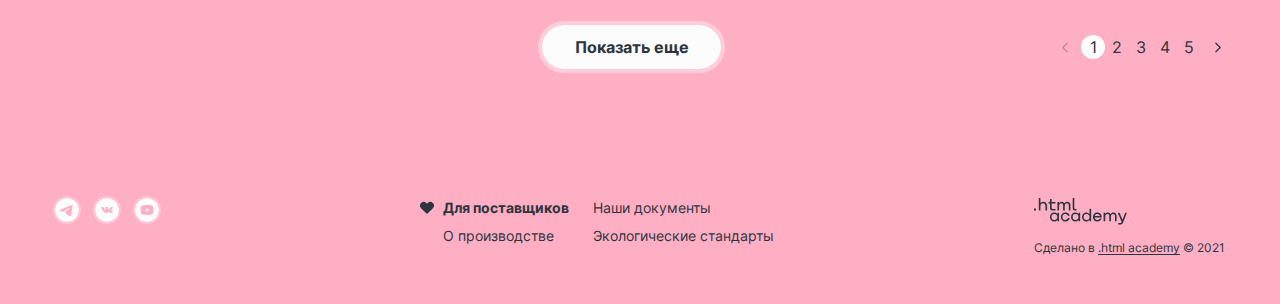
<file: catalog.html>
<!DOCTYPE html>
<html lang="ru">

<head>
  <meta charset="utf-8">
  <title>HTML Academy: Глейси</title>
  <link rel="stylesheet" href="styles/styles.css">
  <link rel="icon" href="favicon.ico">
  <link rel="icon" type="image/png" sizes="32x32" href="images/ice-cream-cone.png">
</head>

<body class="body-pink">
  <header>
    <nav class="navigation">
      <a class="navigation-logo" href="index.html">
        <img src="images/header/logo.svg" width="137" height="56" alt="Логотип компании Глейси Шоп.">
      </a>
      <ul class="navigation-list">
        <li class="navigation-item">
          <a class="navigation-link catalog-link" href="catalog.html">Каталог</a>
          <ul class="catalog-list">
            <li class="catalog-item catalog-new-products"><a class="catalog-item-link" href="#">Новинки</a></li>
            <li class="catalog-item"><a class="catalog-item-link" href="#">Сливочное</a></li>
            <li class="catalog-item"><a class="catalog-item-link" href="#">Щербеты</a></li>
            <li class="catalog-item"><a class="catalog-item-link" href="#">Фруктовый лед</a></li>
            <li class="catalog-item"><a class="catalog-item-link" href="#">Мелорин</a></li>
          </ul>
        </li>
        <li class="navigation-item">
          <a class="navigation-link" href="#">Доставка и оплата</a>
        </li>
        <li class="navigation-item">
          <a class="navigation-link" href="#">О компании</a>
        </li>
      </ul>
      <ul class="navigation-list navigation-user">
        <li class="navigation-item"><a class="navigation-contact-phone" href="tel:+78005558628">+7 800 555-86-28</a>
        </li>
        <li class="navigation-item">
          <a class="navigation-link search" href="#">
            <svg class="navigation-item-image" aria-hidden="true" focusable="false" width="14" height="14" role="img"
              aria-label="Поиск по сайту." xmlns="http://www.w3.org/2000/svg">
              <path fill-rule="evenodd" clip-rule="evenodd"
                d="M1.66 6.19a4.67 4.67 0 1 1 9.34 0 4.67 4.67 0 0 1-9.34 0Zm8.42 4.69a6 6 0 1 1 .94-.94l2.45 2.44a.67.67 0 1 1-.94.95l-2.45-2.45Z" />
            </svg>
            <span class="visually-hidden">Поиск</span>
          </a>
          <div class="popover-search">
            <form action="https://echo.htmlacademy.ru/" method="get">
              <input type="text" name="search-field" class="field field-search" placeholder="Поиск по сайту" autofocus required>
            </form>
          </div>
        </li>
        <li class="navigation-item">
          <a class="navigation-link log-in" href="#">
            <svg class="navigation-item-image" aria-hidden="true" focusable="false" width="16" height="16" role="img"
              aria-label="Вход в личный кабинет." xmlns="http://www.w3.org/2000/svg">
              <path fill-rule="evenodd" clip-rule="evenodd"
                d="M8 1.52c0-.36.3-.66.67-.66h2.66a2 2 0 0 1 2 2v9.33a2 2 0 0 1-2 2H8.67a.67.67 0 0 1 0-1.33h2.66a.67.67 0 0 0 .67-.67V2.86a.67.67 0 0 0-.67-.67H8.67A.67.67 0 0 1 8 1.52Zm-3.14 2.2a.67.67 0 0 1 .94 0l3.33 3.33a.67.67 0 0 1 .2.47.66.66 0 0 1-.2.48L5.8 11.33a.67.67 0 1 1-.94-.94l2.2-2.2H.66a.67.67 0 1 1 0-1.33h6.4l-2.2-2.2a.67.67 0 0 1 0-.94Z" />
            </svg>
            Вход
          </a>
          <div class="popover-log-in">
            <div class="popover-content">
              <h2 class="popover-title">Личный кабинет</h2>
              <form class="popover-log-in-form" action="https://echo.htmlacademy.ru/" method="post">
                <div class="login-password-wrapper">
                  <label class="form-label visually-hidden" for="log-in">Логин</label>
                  <input class="field" type="email" placeholder="email@example.com" id="log-in" name="log-in" required>
                  <label class="form-label visually-hidden" for="password">Пароль</label>
                  <input class="field" type="password" id="password" name="password" required>
                </div>
                <div class="login-registration-wrapper">
                  <button class="button button-red log-in-button" type="submit">Войти</button>
                  <div class="user-help">
                    <a class="reset-password" href="#">Забыли пароль?</a>
                    <a class="register" href="#">Регистрация</a>
                  </div>
                </div>
              </form>
            </div>
          </div>
        </li>
        <li class="navigation-item">
          <a class="navigation-link cart" href="#">
            <svg class="navigation-item-image" aria-hidden="true" focusable="false" width="16" height="16" role="img"
              aria-label="Корзина." xmlns="http://www.w3.org/2000/svg">
              <path fill-rule="evenodd" clip-rule="evenodd"
                d="M1.17.1a.67.67 0 1 0 0 1.34h1.77l.47 2.34v.05l.97 4.83a1.83 1.83 0 0 0 1.82 1.47h5.62a1.83 1.83 0 0 0 1.82-1.47l.93-4.86a.67.67 0 0 0-.66-.8h-9.3L4.14.65a.67.67 0 0 0-.66-.53H1.17Zm4.52 8.3-.81-4.06h8.23l-.78 4.07a.5.5 0 0 1-.49.39H6.18a.5.5 0 0 1-.49-.4Zm-1.13 3.96a1.25 1.25 0 1 1 2.49 0 1.25 1.25 0 0 1-2.5 0Zm6.37 0a1.25 1.25 0 1 1 2.5 0 1.25 1.25 0 0 1-2.5 0Z" />
            </svg>
            <p class="cart-navigation-user"><span class="visually-hidden">Нет товаров</span><span>2 товара</span>
              <span class="visually-hidden">Корзина</span>
            </p>
          </a>
          <div class="popover popover-cart">
            <div class="popover-content">
              <h2 class="popover-title">Корзина</h2>
              <ul class="cart-items-list">
                <li class="cart-item">
                  <img src="images/catalog/catalog-product-1.jpg" width="46" height="46"
                    alt="мороженое Малинка.">
                  <div class="cart-text-wrapper">
                    <p class="cart-item-title">Малинка</p>
                    <p class="cart-item-description">1 кг х 310 ₽</p>
                  </div>
                  <p class="cart-item-price">310 ₽</p>
                  <button type="button" class="cart-item-button">
                    <svg width="20" height="20" fill="#2D3440" role="img" aria-label="Удалить товар из корзины."
                      xmlns="http://www.w3.org/2000/svg">
                      <path fill-rule="evenodd" clip-rule="evenodd"
                        d="M12.803 4.13807C13.0634 3.87772 13.0634 3.45561 12.803 3.19526C12.5427 2.93491 12.1206 2.93491 11.8602 3.19526L7.99914 7.05633L4.13807 3.19526C3.87772 2.93491 3.45561 2.93491 3.19526 3.19526C2.93491 3.45561 2.93491 3.87772 3.19526 4.13807L7.05633 7.99914L3.19526 11.8602C2.93491 12.1206 2.93491 12.5427 3.19526 12.803C3.45561 13.0634 3.87772 13.0634 4.13807 12.803L7.99914 8.94195L11.8602 12.803C12.1206 13.0634 12.5427 13.0634 12.803 12.803C13.0634 12.5427 13.0634 12.1206 12.803 11.8602L8.94195 7.99914L12.803 4.13807Z" />
                    </svg>
                    <span class="visually-hidden">Удалить из корзины</span>
                  </button>
                </li>
                <li class="cart-item">
                  <img src="images/catalog/catalog-product-4.jpg" width="46" height="46"
                    alt="мороженое Баблгам.>">
                  <div class="cart-text-wrapper">
                    <p class="cart-item-title">Бабл-гам</p>
                    <p class="cart-item-description">1,5 кг х 320 ₽</p>
                  </div>
                  <p class="cart-item-price">480 ₽</p>
                  <button type="button" class="cart-item-button">
                    <svg width="20" height="20" fill="#2D3440" role="img" aria-label="Удалить товар из корзины."
                      xmlns="http://www.w3.org/2000/svg">
                      <path fill-rule="evenodd" clip-rule="evenodd"
                        d="M12.803 4.13807C13.0634 3.87772 13.0634 3.45561 12.803 3.19526C12.5427 2.93491 12.1206 2.93491 11.8602 3.19526L7.99914 7.05633L4.13807 3.19526C3.87772 2.93491 3.45561 2.93491 3.19526 3.19526C2.93491 3.45561 2.93491 3.87772 3.19526 4.13807L7.05633 7.99914L3.19526 11.8602C2.93491 12.1206 2.93491 12.5427 3.19526 12.803C3.45561 13.0634 3.87772 13.0634 4.13807 12.803L7.99914 8.94195L11.8602 12.803C12.1206 13.0634 12.5427 13.0634 12.803 12.803C13.0634 12.5427 13.0634 12.1206 12.803 11.8602L8.94195 7.99914L12.803 4.13807Z" />
                    </svg>
                    <span class="visually-hidden">Удалить из корзины</span>
                  </button>
                </li>
              </ul>
              <div class="cart-place-order">
                <button class="button button-red cart-button" type="button">Оформить заказ</button>
                <p class="order-cost">Итого: 790 ₽</p>
              </div>
            </div>
          </div>
          <div class="popover-cart-empty">
            <p class="cart-empty-description">Ваша корзина пока пуста</p>
          </div>
        </li>
      </ul>
    </nav>
  </header>

  <main class="main-wrapper">
    <header class="catalog-header">
      <h1 class="visually-hidden">Меню сайта</h1>
      <ul class="breadcrumbs">
        <li class="breadcrumbs-item">
          <a class="breadcrumbs-link" href="index.html">Главная</a>
        </li>
        <li class="breadcrumbs-item">
          <a class="breadcrumbs-link" href="#">Каталог</a>
        </li>
        <li class="breadcrumbs-item">
          <a class="breadcrumbs-link breadcrumbs-link-current">Сливочное мороженое</a>
        </li>
      </ul>
    </header>
    <section class="catalog-goods-filter">
      <h2 class="catalog-goods-title">Сливочное мороженое</h2>
      <form action="https://echo.htmlacademy.ru/" method="get">
        <div class="catalog-filter-wrapper">
          <div class="goods-select-wrapper">
            <span class="goods-select-title ">Сортировка</span>
            <div class="select-list">
              <select class="goods-select-list" aria-label="Сортировка">
                <option value="popular" selected>по популярности</option>
                <option value="from-chip-to-expensive">По ценам от низких к высоким</option>
                <option value="from-expensive-to-chip">По ценам от высоких к низким</option>
              </select>
            </div>
          </div>
          <fieldset class="catalog-filter-price">
            <div class="price-and-range">
              <p class="filter-price-title">Цена:</p>
              <div class="range-wrapper-inputs">
                <label class="catalog-filter-label">
                  <input class="range-input" type="number" value="100" name="min-price"> ₽
                </label>
                <span>–</span>
                <label class="catalog-filter-label">
                  <input class="range-input" type="number" value="500" name="max-price" style="width: 37px"> ₽
                </label>
              </div>
            </div>
            <div class="range">
              <div class="range-scale">
                <div class="range-bar" style="right: 52px; left: 24px; width: 80px;">
                  <button class="range-toggle toggle-min" type="button">
                    <span class="visually-hidden">Изменить минимальную цену.</span>
                  </button>
                  <button class="range-toggle toggle-max" type="button">
                    <span class="visually-hidden">Изменить максимальную цену.</span>
                  </button>
                </div>
              </div>

            </div>
          </fieldset>
          <fieldset class="fat-content">
            <legend class="fat-content-title">Жирность</legend>
            <ul class="fat-content-list">
              <li class="fat-content-item">
                <label class="select">
                  <input class="select-input visually-hidden" type="radio" name="amount-of-fat" value="none">
                  <span class="select-mark"></span>
                  <span>0%</span>
                </label>
              </li>
              <li class="fat-content-item">
                <label class="select">
                  <input class="select-input visually-hidden" type="radio" name="amount-of-fat" value="less-then-10"
                    checked>
                  <span class="select-mark"></span>
                  <span>до 10%</span>
                </label>
              </li>
              <li class="fat-content-item">
                <label class="select">
                  <input class="select-input visually-hidden" type="radio" name="amount-of-fat" value="less-then-30">
                  <span class="select-mark"></span>
                  <span>до 30%</span>
                </label>
              </li>
              <li class="fat-content-item">
                <label class="select">
                  <input class="select-input visually-hidden" type="radio" name="amount-of-fat" value="above-30">
                  <span class="select-mark"></span>
                  <span>выше 30%</span>
                </label>
              </li>
            </ul>
          </fieldset>
        </div>
        <div class="icecream-toppings-wrapper">
          <fieldset class="icecream-toppings">
            <legend class="catalog-filter-title">Наполнители:</legend>
            <ul class="icecream-toppings-list">
              <li class="icecream-toppings-item">
                <label class="select">
                  <input class="select-input visually-hidden" type="checkbox" name="chocolate" checked>
                  <span class="select-mark"></span>
                  <span>шоколадные</span>
                </label>
              </li>
              <li class="icecream-toppings-item">
                <label class="select">
                  <input class="select-input visually-hidden" type="checkbox" name="sugar" checked>
                  <span class="select-mark"></span>
                  <span>сахарные посыпки</span>
                </label>
              </li>
              <li class="icecream-toppings-item">
                <label class="select">
                  <input class="select-input visually-hidden" type="checkbox" name="fruits">
                  <span class="select-mark"></span>
                  <span>фрукты</span>
                </label>
              </li>
              <li class="icecream-toppings-item">
                <label class="select">
                  <input class="select-input visually-hidden" type="checkbox" name="syrops">
                  <span class="select-mark"></span>
                  <span>сиропы</span>
                </label>
              </li>
              <li class="icecream-toppings-item">
                <label class="select">
                  <input class="select-input visually-hidden" type="checkbox" name="jams">
                  <span class="select-mark"></span>
                  <span>джемы</span>
                </label>
              </li>
            </ul>
          </fieldset>
          <button class="button catalog-filter-button" type="submit">Применить</button>
        </div>
      </form>
    </section>
    <section class="goods catalog-goods">
      <ul class="goods-list">
        <li class="goods-card">
          <a class="goods-card-link" href="#">
            <img class="goods-card-image" src="images/catalog/catalog-product-1.jpg" width="168" height="168"
              alt="Мороженое с малиной.">
            <h3 class="goods-card-name">Малинка</h3>
            <p class="goods-card-description">Сливочное мороженое с малиновым джемом</p>
          </a>
          <div class="goods-card-order">
            <b class="goods-card-price">310 ₽/кг</b>
            <button class="button goods-card-button" type="button"><svg class="goods-button-image" aria-hidden="true"
                focusable="false" width="16" height="16" role="img" aria-label="Добавить товар в корзину."
                viewBox="0 0 15 14" xmlns="http://www.w3.org/2000/svg">
                <path fill-rule="evenodd" clip-rule="evenodd"
                  d="M1.16667 0.25C0.798477 0.25 0.5 0.548477 0.5 0.916667C0.5 1.28486 0.798477 1.58333 1.16667 1.58333H2.93794L3.40537 3.91872C3.40821 3.93667 3.41176 3.95438 3.416 3.97182L4.38338 8.80515L4.3835 8.80571C4.46706 9.22572 4.69562 9.60299 5.02921 9.87153C5.36111 10.1387 5.77595 10.2813 6.20183 10.2748H11.8225C12.2484 10.2813 12.6633 10.1387 12.9952 9.87153C13.3289 9.60287 13.5575 9.22538 13.641 8.80515L13.641 8.80515L13.642 8.80016L14.5691 3.93872C14.6063 3.74355 14.5545 3.54195 14.4279 3.38887C14.3012 3.23578 14.1129 3.14716 13.9142 3.14716H4.61072L4.1381 0.785829C4.07574 0.474257 3.80215 0.25 3.4844 0.25H1.16667ZM5.69098 8.54444L4.87759 4.4805H13.1084L12.3328 8.54736C12.31 8.65988 12.2485 8.7609 12.1591 8.83291C12.0691 8.90535 11.9565 8.94383 11.841 8.94162L11.841 8.94149H11.8282H6.19614V8.94137L6.18337 8.94162C6.06787 8.94383 5.95528 8.90535 5.8653 8.83291C5.77531 8.76048 5.71368 8.6587 5.69117 8.5454L5.69098 8.54444ZM4.55739 12.5054C4.55739 11.8175 5.1151 11.2597 5.80307 11.2597C6.49105 11.2597 7.04876 11.8175 7.04876 12.5054C7.04876 13.1934 6.49105 13.7511 5.80307 13.7511C5.1151 13.7511 4.55739 13.1934 4.55739 12.5054ZM10.9307 12.5054C10.9307 11.8175 11.4884 11.2597 12.1764 11.2597C12.8644 11.2597 13.4221 11.8175 13.4221 12.5054C13.4221 13.1934 12.8644 13.7511 12.1764 13.7511C11.4884 13.7511 10.9307 13.1934 10.9307 12.5054Z" />
              </svg><span class="visually-hidden">Добавить в
                корзину</span></button>
          </div>
        </li>
        <li class="goods-card">
          <a class="goods-card-link" href="#">
            <img class="goods-card-image" src="images/catalog/catalog-product-2.jpg" width="168" height="168"
              alt="Фисташковое мороженое.">
            <h3 class="goods-card-name">Фисташка</h3>
            <p class="goods-card-description">Фисташковый пломбир с кусочками шоколада</p>
          </a>
          <div class="goods-card-order">
            <b class="goods-card-price">340 ₽/кг</b>
            <button class="button goods-card-button" type="button"><svg class="goods-button-image" aria-hidden="true"
                focusable="false" width="16" height="16" role="img" aria-label="Добавить товар в корзину."
                viewBox="0 0 15 14" xmlns="http://www.w3.org/2000/svg">
                <path fill-rule="evenodd" clip-rule="evenodd"
                  d="M1.16667 0.25C0.798477 0.25 0.5 0.548477 0.5 0.916667C0.5 1.28486 0.798477 1.58333 1.16667 1.58333H2.93794L3.40537 3.91872C3.40821 3.93667 3.41176 3.95438 3.416 3.97182L4.38338 8.80515L4.3835 8.80571C4.46706 9.22572 4.69562 9.60299 5.02921 9.87153C5.36111 10.1387 5.77595 10.2813 6.20183 10.2748H11.8225C12.2484 10.2813 12.6633 10.1387 12.9952 9.87153C13.3289 9.60287 13.5575 9.22538 13.641 8.80515L13.641 8.80515L13.642 8.80016L14.5691 3.93872C14.6063 3.74355 14.5545 3.54195 14.4279 3.38887C14.3012 3.23578 14.1129 3.14716 13.9142 3.14716H4.61072L4.1381 0.785829C4.07574 0.474257 3.80215 0.25 3.4844 0.25H1.16667ZM5.69098 8.54444L4.87759 4.4805H13.1084L12.3328 8.54736C12.31 8.65988 12.2485 8.7609 12.1591 8.83291C12.0691 8.90535 11.9565 8.94383 11.841 8.94162L11.841 8.94149H11.8282H6.19614V8.94137L6.18337 8.94162C6.06787 8.94383 5.95528 8.90535 5.8653 8.83291C5.77531 8.76048 5.71368 8.6587 5.69117 8.5454L5.69098 8.54444ZM4.55739 12.5054C4.55739 11.8175 5.1151 11.2597 5.80307 11.2597C6.49105 11.2597 7.04876 11.8175 7.04876 12.5054C7.04876 13.1934 6.49105 13.7511 5.80307 13.7511C5.1151 13.7511 4.55739 13.1934 4.55739 12.5054ZM10.9307 12.5054C10.9307 11.8175 11.4884 11.2597 12.1764 11.2597C12.8644 11.2597 13.4221 11.8175 13.4221 12.5054C13.4221 13.1934 12.8644 13.7511 12.1764 13.7511C11.4884 13.7511 10.9307 13.1934 10.9307 12.5054Z" />
              </svg><span class="visually-hidden">Добавить в корзину</span></button>
          </div>
        </li>
        <li class="goods-card">
          <a class="goods-card-link" href="#">
            <img class="goods-card-image" src="images/catalog/catalog-product-3.jpg" width="168" height="168"
              alt="мороженое с черникой.">
            <h3 class="goods-card-name">Черника</h3>
            <p class="goods-card-description">Крем-брюле<br> с черничным джемом</p>
          </a>
          <div class="goods-card-order">
            <b class="goods-card-price">330 ₽/кг</b>
            <button class="button goods-card-button" type="button"><svg class="goods-button-image" aria-hidden="true"
                focusable="false" width="16" height="16" role="img" aria-label="Добавить товар в корзину."
                viewBox="0 0 15 14" xmlns="http://www.w3.org/2000/svg">
                <path fill-rule="evenodd" clip-rule="evenodd"
                  d="M1.16667 0.25C0.798477 0.25 0.5 0.548477 0.5 0.916667C0.5 1.28486 0.798477 1.58333 1.16667 1.58333H2.93794L3.40537 3.91872C3.40821 3.93667 3.41176 3.95438 3.416 3.97182L4.38338 8.80515L4.3835 8.80571C4.46706 9.22572 4.69562 9.60299 5.02921 9.87153C5.36111 10.1387 5.77595 10.2813 6.20183 10.2748H11.8225C12.2484 10.2813 12.6633 10.1387 12.9952 9.87153C13.3289 9.60287 13.5575 9.22538 13.641 8.80515L13.641 8.80515L13.642 8.80016L14.5691 3.93872C14.6063 3.74355 14.5545 3.54195 14.4279 3.38887C14.3012 3.23578 14.1129 3.14716 13.9142 3.14716H4.61072L4.1381 0.785829C4.07574 0.474257 3.80215 0.25 3.4844 0.25H1.16667ZM5.69098 8.54444L4.87759 4.4805H13.1084L12.3328 8.54736C12.31 8.65988 12.2485 8.7609 12.1591 8.83291C12.0691 8.90535 11.9565 8.94383 11.841 8.94162L11.841 8.94149H11.8282H6.19614V8.94137L6.18337 8.94162C6.06787 8.94383 5.95528 8.90535 5.8653 8.83291C5.77531 8.76048 5.71368 8.6587 5.69117 8.5454L5.69098 8.54444ZM4.55739 12.5054C4.55739 11.8175 5.1151 11.2597 5.80307 11.2597C6.49105 11.2597 7.04876 11.8175 7.04876 12.5054C7.04876 13.1934 6.49105 13.7511 5.80307 13.7511C5.1151 13.7511 4.55739 13.1934 4.55739 12.5054ZM10.9307 12.5054C10.9307 11.8175 11.4884 11.2597 12.1764 11.2597C12.8644 11.2597 13.4221 11.8175 13.4221 12.5054C13.4221 13.1934 12.8644 13.7511 12.1764 13.7511C11.4884 13.7511 10.9307 13.1934 10.9307 12.5054Z" />
              </svg>
              <span class="visually-hidden">Добавить в корзину</span></button>
          </div>
        </li>
        <li class="goods-card">
          <a class="goods-card-link" href="#">
            <img class="goods-card-image" src="images/catalog/catalog-product-4.jpg" width="168" height="168"
              alt="мороженое со вкусом бабл-гам.">
            <h3 class="goods-card-name">Бабл-гам</h3>
            <p class="goods-card-description">Ванильный пломбир<br> со сладкой посыпкой</p>
          </a>
          <div class="goods-card-order"><b class="goods-card-price">320 ₽/кг</b>
            <button class="button goods-card-button" type="button"><svg class="goods-button-image" aria-hidden="true"
                focusable="false" width="16" height="16" role="img" aria-label="Добавить товар в корзину."
                viewBox="0 0 15 14" xmlns="http://www.w3.org/2000/svg">
                <path fill-rule="evenodd" clip-rule="evenodd"
                  d="M1.16667 0.25C0.798477 0.25 0.5 0.548477 0.5 0.916667C0.5 1.28486 0.798477 1.58333 1.16667 1.58333H2.93794L3.40537 3.91872C3.40821 3.93667 3.41176 3.95438 3.416 3.97182L4.38338 8.80515L4.3835 8.80571C4.46706 9.22572 4.69562 9.60299 5.02921 9.87153C5.36111 10.1387 5.77595 10.2813 6.20183 10.2748H11.8225C12.2484 10.2813 12.6633 10.1387 12.9952 9.87153C13.3289 9.60287 13.5575 9.22538 13.641 8.80515L13.641 8.80515L13.642 8.80016L14.5691 3.93872C14.6063 3.74355 14.5545 3.54195 14.4279 3.38887C14.3012 3.23578 14.1129 3.14716 13.9142 3.14716H4.61072L4.1381 0.785829C4.07574 0.474257 3.80215 0.25 3.4844 0.25H1.16667ZM5.69098 8.54444L4.87759 4.4805H13.1084L12.3328 8.54736C12.31 8.65988 12.2485 8.7609 12.1591 8.83291C12.0691 8.90535 11.9565 8.94383 11.841 8.94162L11.841 8.94149H11.8282H6.19614V8.94137L6.18337 8.94162C6.06787 8.94383 5.95528 8.90535 5.8653 8.83291C5.77531 8.76048 5.71368 8.6587 5.69117 8.5454L5.69098 8.54444ZM4.55739 12.5054C4.55739 11.8175 5.1151 11.2597 5.80307 11.2597C6.49105 11.2597 7.04876 11.8175 7.04876 12.5054C7.04876 13.1934 6.49105 13.7511 5.80307 13.7511C5.1151 13.7511 4.55739 13.1934 4.55739 12.5054ZM10.9307 12.5054C10.9307 11.8175 11.4884 11.2597 12.1764 11.2597C12.8644 11.2597 13.4221 11.8175 13.4221 12.5054C13.4221 13.1934 12.8644 13.7511 12.1764 13.7511C11.4884 13.7511 10.9307 13.1934 10.9307 12.5054Z" />
              </svg><span class="visually-hidden">Добавить в корзину</span></button>
          </div>
        </li>
        <li class="goods-card">
          <a class="goods-card-link" href="#">
            <img class="goods-card-image" src="images/catalog/catalog-product-5.jpg" width="168" height="168"
              alt="мороженое с ежевикой.">
            <h3 class="goods-card-name">Ежевика</h3>
            <p class="goods-card-description">Сливочное мороженое с ежевичным джемом</p>
          </a>
          <div class="goods-card-order"><b class="goods-card-price">330 ₽/кг</b>
            <button class="button goods-card-button" type="button"><svg class="goods-button-image" aria-hidden="true"
                focusable="false" width="16" height="16" role="img" aria-label="Добавить товар в корзину."
                viewBox="0 0 15 14" xmlns="http://www.w3.org/2000/svg">
                <path fill-rule="evenodd" clip-rule="evenodd"
                  d="M1.16667 0.25C0.798477 0.25 0.5 0.548477 0.5 0.916667C0.5 1.28486 0.798477 1.58333 1.16667 1.58333H2.93794L3.40537 3.91872C3.40821 3.93667 3.41176 3.95438 3.416 3.97182L4.38338 8.80515L4.3835 8.80571C4.46706 9.22572 4.69562 9.60299 5.02921 9.87153C5.36111 10.1387 5.77595 10.2813 6.20183 10.2748H11.8225C12.2484 10.2813 12.6633 10.1387 12.9952 9.87153C13.3289 9.60287 13.5575 9.22538 13.641 8.80515L13.641 8.80515L13.642 8.80016L14.5691 3.93872C14.6063 3.74355 14.5545 3.54195 14.4279 3.38887C14.3012 3.23578 14.1129 3.14716 13.9142 3.14716H4.61072L4.1381 0.785829C4.07574 0.474257 3.80215 0.25 3.4844 0.25H1.16667ZM5.69098 8.54444L4.87759 4.4805H13.1084L12.3328 8.54736C12.31 8.65988 12.2485 8.7609 12.1591 8.83291C12.0691 8.90535 11.9565 8.94383 11.841 8.94162L11.841 8.94149H11.8282H6.19614V8.94137L6.18337 8.94162C6.06787 8.94383 5.95528 8.90535 5.8653 8.83291C5.77531 8.76048 5.71368 8.6587 5.69117 8.5454L5.69098 8.54444ZM4.55739 12.5054C4.55739 11.8175 5.1151 11.2597 5.80307 11.2597C6.49105 11.2597 7.04876 11.8175 7.04876 12.5054C7.04876 13.1934 6.49105 13.7511 5.80307 13.7511C5.1151 13.7511 4.55739 13.1934 4.55739 12.5054ZM10.9307 12.5054C10.9307 11.8175 11.4884 11.2597 12.1764 11.2597C12.8644 11.2597 13.4221 11.8175 13.4221 12.5054C13.4221 13.1934 12.8644 13.7511 12.1764 13.7511C11.4884 13.7511 10.9307 13.1934 10.9307 12.5054Z" />
              </svg><span class="visually-hidden">Добавить в корзину</span></button>
          </div>
        </li>
        <li class="goods-card">
          <a class="goods-card-link" href="#">
            <img class="goods-card-image" src="images/catalog/catalog-product-6.jpg" width="168" height="168"
              alt="Банановое мороженое.">
            <h3 class="goods-card-name">Банан</h3>
            <p class="goods-card-description">Сливочный пломбир<br> с банановым вкусом</p>
          </a>
          <div class="goods-card-order"><b class="goods-card-price">340 ₽/кг</b>
            <button class="button goods-card-button" type="button"><svg class="goods-button-image" aria-hidden="true"
                focusable="false" width="16" height="16" role="img" aria-label="Добавить товар в корзину."
                viewBox="0 0 15 14" xmlns="http://www.w3.org/2000/svg">
                <path fill-rule="evenodd" clip-rule="evenodd"
                  d="M1.16667 0.25C0.798477 0.25 0.5 0.548477 0.5 0.916667C0.5 1.28486 0.798477 1.58333 1.16667 1.58333H2.93794L3.40537 3.91872C3.40821 3.93667 3.41176 3.95438 3.416 3.97182L4.38338 8.80515L4.3835 8.80571C4.46706 9.22572 4.69562 9.60299 5.02921 9.87153C5.36111 10.1387 5.77595 10.2813 6.20183 10.2748H11.8225C12.2484 10.2813 12.6633 10.1387 12.9952 9.87153C13.3289 9.60287 13.5575 9.22538 13.641 8.80515L13.641 8.80515L13.642 8.80016L14.5691 3.93872C14.6063 3.74355 14.5545 3.54195 14.4279 3.38887C14.3012 3.23578 14.1129 3.14716 13.9142 3.14716H4.61072L4.1381 0.785829C4.07574 0.474257 3.80215 0.25 3.4844 0.25H1.16667ZM5.69098 8.54444L4.87759 4.4805H13.1084L12.3328 8.54736C12.31 8.65988 12.2485 8.7609 12.1591 8.83291C12.0691 8.90535 11.9565 8.94383 11.841 8.94162L11.841 8.94149H11.8282H6.19614V8.94137L6.18337 8.94162C6.06787 8.94383 5.95528 8.90535 5.8653 8.83291C5.77531 8.76048 5.71368 8.6587 5.69117 8.5454L5.69098 8.54444ZM4.55739 12.5054C4.55739 11.8175 5.1151 11.2597 5.80307 11.2597C6.49105 11.2597 7.04876 11.8175 7.04876 12.5054C7.04876 13.1934 6.49105 13.7511 5.80307 13.7511C5.1151 13.7511 4.55739 13.1934 4.55739 12.5054ZM10.9307 12.5054C10.9307 11.8175 11.4884 11.2597 12.1764 11.2597C12.8644 11.2597 13.4221 11.8175 13.4221 12.5054C13.4221 13.1934 12.8644 13.7511 12.1764 13.7511C11.4884 13.7511 10.9307 13.1934 10.9307 12.5054Z" />
              </svg><span class="visually-hidden">Добавить в
                корзину</span></button>
          </div>
        </li>
        <li class="goods-card">
          <a class="goods-card-link" href="#">
            <img class="goods-card-image" src="images/catalog/catalog-product-7.jpg" width="168" height="168"
              alt="Шоколадное мороженое.">
            <h3 class="goods-card-name">Шоколадка</h3>
            <p class="goods-card-description">Классический шоколадный пломбир</p>
          </a>
          <div class="goods-card-order">
            <b class="goods-card-price">270 ₽/кг</b>
            <button class="button goods-card-button" type="button"><svg class="goods-button-image" aria-hidden="true"
                focusable="false" width="16" height="16" role="img" aria-label="Добавить товар в корзину."
                viewBox="0 0 15 14" xmlns="http://www.w3.org/2000/svg">
                <path fill-rule="evenodd" clip-rule="evenodd"
                  d="M1.16667 0.25C0.798477 0.25 0.5 0.548477 0.5 0.916667C0.5 1.28486 0.798477 1.58333 1.16667 1.58333H2.93794L3.40537 3.91872C3.40821 3.93667 3.41176 3.95438 3.416 3.97182L4.38338 8.80515L4.3835 8.80571C4.46706 9.22572 4.69562 9.60299 5.02921 9.87153C5.36111 10.1387 5.77595 10.2813 6.20183 10.2748H11.8225C12.2484 10.2813 12.6633 10.1387 12.9952 9.87153C13.3289 9.60287 13.5575 9.22538 13.641 8.80515L13.641 8.80515L13.642 8.80016L14.5691 3.93872C14.6063 3.74355 14.5545 3.54195 14.4279 3.38887C14.3012 3.23578 14.1129 3.14716 13.9142 3.14716H4.61072L4.1381 0.785829C4.07574 0.474257 3.80215 0.25 3.4844 0.25H1.16667ZM5.69098 8.54444L4.87759 4.4805H13.1084L12.3328 8.54736C12.31 8.65988 12.2485 8.7609 12.1591 8.83291C12.0691 8.90535 11.9565 8.94383 11.841 8.94162L11.841 8.94149H11.8282H6.19614V8.94137L6.18337 8.94162C6.06787 8.94383 5.95528 8.90535 5.8653 8.83291C5.77531 8.76048 5.71368 8.6587 5.69117 8.5454L5.69098 8.54444ZM4.55739 12.5054C4.55739 11.8175 5.1151 11.2597 5.80307 11.2597C6.49105 11.2597 7.04876 11.8175 7.04876 12.5054C7.04876 13.1934 6.49105 13.7511 5.80307 13.7511C5.1151 13.7511 4.55739 13.1934 4.55739 12.5054ZM10.9307 12.5054C10.9307 11.8175 11.4884 11.2597 12.1764 11.2597C12.8644 11.2597 13.4221 11.8175 13.4221 12.5054C13.4221 13.1934 12.8644 13.7511 12.1764 13.7511C11.4884 13.7511 10.9307 13.1934 10.9307 12.5054Z" />
              </svg><span class="visually-hidden">Добавить в
                корзину</span></button>
          </div>
        </li>
        <li class="goods-card">
          <a class="goods-card-link" href="#">
            <img class="goods-card-image" src="images/catalog/catalog-product-8.jpg" width="168" height="168"
              alt="клубничное мороженое.">
            <h3 class="goods-card-name">Клубничка</h3>
            <p class="goods-card-description">Сливочный пломбир<br> с клубничным вкусом</p>
          </a>
          <div class="goods-card-order">
            <b class="goods-card-price">300 ₽/кг</b>
            <button class="button goods-card-button" type="button"><svg class="goods-button-image" aria-hidden="true"
                focusable="false" width="16" height="16" role="img" aria-label="Добавить товар в корзину."
                viewBox="0 0 15 14" xmlns="http://www.w3.org/2000/svg">
                <path fill-rule="evenodd" clip-rule="evenodd"
                  d="M1.16667 0.25C0.798477 0.25 0.5 0.548477 0.5 0.916667C0.5 1.28486 0.798477 1.58333 1.16667 1.58333H2.93794L3.40537 3.91872C3.40821 3.93667 3.41176 3.95438 3.416 3.97182L4.38338 8.80515L4.3835 8.80571C4.46706 9.22572 4.69562 9.60299 5.02921 9.87153C5.36111 10.1387 5.77595 10.2813 6.20183 10.2748H11.8225C12.2484 10.2813 12.6633 10.1387 12.9952 9.87153C13.3289 9.60287 13.5575 9.22538 13.641 8.80515L13.641 8.80515L13.642 8.80016L14.5691 3.93872C14.6063 3.74355 14.5545 3.54195 14.4279 3.38887C14.3012 3.23578 14.1129 3.14716 13.9142 3.14716H4.61072L4.1381 0.785829C4.07574 0.474257 3.80215 0.25 3.4844 0.25H1.16667ZM5.69098 8.54444L4.87759 4.4805H13.1084L12.3328 8.54736C12.31 8.65988 12.2485 8.7609 12.1591 8.83291C12.0691 8.90535 11.9565 8.94383 11.841 8.94162L11.841 8.94149H11.8282H6.19614V8.94137L6.18337 8.94162C6.06787 8.94383 5.95528 8.90535 5.8653 8.83291C5.77531 8.76048 5.71368 8.6587 5.69117 8.5454L5.69098 8.54444ZM4.55739 12.5054C4.55739 11.8175 5.1151 11.2597 5.80307 11.2597C6.49105 11.2597 7.04876 11.8175 7.04876 12.5054C7.04876 13.1934 6.49105 13.7511 5.80307 13.7511C5.1151 13.7511 4.55739 13.1934 4.55739 12.5054ZM10.9307 12.5054C10.9307 11.8175 11.4884 11.2597 12.1764 11.2597C12.8644 11.2597 13.4221 11.8175 13.4221 12.5054C13.4221 13.1934 12.8644 13.7511 12.1764 13.7511C11.4884 13.7511 10.9307 13.1934 10.9307 12.5054Z" />
              </svg><span class="visually-hidden">Добавить в
                корзину</span></button>
          </div>
        </li>
        <li class="goods-card">
          <a class="goods-card-link" href="#">
            <img class="goods-card-image" src="images/catalog/catalog-product-9.jpg" width="168" height="168"
              alt="Лимонный сорбет.">
            <h3 class="goods-card-name">Лимон</h3>
            <p class="goods-card-description">Освежающий лимонный сорбет</p>
          </a>
          <div class="goods-card-order">
            <b class="goods-card-price">310 ₽/кг</b>
            <button class="button goods-card-button" type="button"><svg class="goods-button-image" aria-hidden="true"
                focusable="false" width="16" height="16" role="img" aria-label="Добавить товар в корзину."
                viewBox="0 0 15 14" xmlns="http://www.w3.org/2000/svg">
                <path fill-rule="evenodd" clip-rule="evenodd"
                  d="M1.16667 0.25C0.798477 0.25 0.5 0.548477 0.5 0.916667C0.5 1.28486 0.798477 1.58333 1.16667 1.58333H2.93794L3.40537 3.91872C3.40821 3.93667 3.41176 3.95438 3.416 3.97182L4.38338 8.80515L4.3835 8.80571C4.46706 9.22572 4.69562 9.60299 5.02921 9.87153C5.36111 10.1387 5.77595 10.2813 6.20183 10.2748H11.8225C12.2484 10.2813 12.6633 10.1387 12.9952 9.87153C13.3289 9.60287 13.5575 9.22538 13.641 8.80515L13.641 8.80515L13.642 8.80016L14.5691 3.93872C14.6063 3.74355 14.5545 3.54195 14.4279 3.38887C14.3012 3.23578 14.1129 3.14716 13.9142 3.14716H4.61072L4.1381 0.785829C4.07574 0.474257 3.80215 0.25 3.4844 0.25H1.16667ZM5.69098 8.54444L4.87759 4.4805H13.1084L12.3328 8.54736C12.31 8.65988 12.2485 8.7609 12.1591 8.83291C12.0691 8.90535 11.9565 8.94383 11.841 8.94162L11.841 8.94149H11.8282H6.19614V8.94137L6.18337 8.94162C6.06787 8.94383 5.95528 8.90535 5.8653 8.83291C5.77531 8.76048 5.71368 8.6587 5.69117 8.5454L5.69098 8.54444ZM4.55739 12.5054C4.55739 11.8175 5.1151 11.2597 5.80307 11.2597C6.49105 11.2597 7.04876 11.8175 7.04876 12.5054C7.04876 13.1934 6.49105 13.7511 5.80307 13.7511C5.1151 13.7511 4.55739 13.1934 4.55739 12.5054ZM10.9307 12.5054C10.9307 11.8175 11.4884 11.2597 12.1764 11.2597C12.8644 11.2597 13.4221 11.8175 13.4221 12.5054C13.4221 13.1934 12.8644 13.7511 12.1764 13.7511C11.4884 13.7511 10.9307 13.1934 10.9307 12.5054Z" />
              </svg><span class="visually-hidden">Добавить в
                корзину</span></button>
          </div>
        </li>
        <li class="goods-card">
          <a class="goods-card-link" href="#">
            <img class="goods-card-image" src="images/catalog/catalog-product-10.jpg" width="168" height="168"
              alt="мороженое с ментолом.">
            <h3 class="goods-card-name">Ментол</h3>
            <p class="goods-card-description">Сливочный пломбир<br> с ментоловым сиропом</p>
          </a>
          <div class="goods-card-order">
            <b class="goods-card-price">320 ₽/кг</b>
            <button class="button goods-card-button" type="button"><svg class="goods-button-image" aria-hidden="true"
                focusable="false" width="16" height="16" role="img" aria-label="Добавить товар в корзину."
                viewBox="0 0 15 14" xmlns="http://www.w3.org/2000/svg">
                <path fill-rule="evenodd" clip-rule="evenodd"
                  d="M1.16667 0.25C0.798477 0.25 0.5 0.548477 0.5 0.916667C0.5 1.28486 0.798477 1.58333 1.16667 1.58333H2.93794L3.40537 3.91872C3.40821 3.93667 3.41176 3.95438 3.416 3.97182L4.38338 8.80515L4.3835 8.80571C4.46706 9.22572 4.69562 9.60299 5.02921 9.87153C5.36111 10.1387 5.77595 10.2813 6.20183 10.2748H11.8225C12.2484 10.2813 12.6633 10.1387 12.9952 9.87153C13.3289 9.60287 13.5575 9.22538 13.641 8.80515L13.641 8.80515L13.642 8.80016L14.5691 3.93872C14.6063 3.74355 14.5545 3.54195 14.4279 3.38887C14.3012 3.23578 14.1129 3.14716 13.9142 3.14716H4.61072L4.1381 0.785829C4.07574 0.474257 3.80215 0.25 3.4844 0.25H1.16667ZM5.69098 8.54444L4.87759 4.4805H13.1084L12.3328 8.54736C12.31 8.65988 12.2485 8.7609 12.1591 8.83291C12.0691 8.90535 11.9565 8.94383 11.841 8.94162L11.841 8.94149H11.8282H6.19614V8.94137L6.18337 8.94162C6.06787 8.94383 5.95528 8.90535 5.8653 8.83291C5.77531 8.76048 5.71368 8.6587 5.69117 8.5454L5.69098 8.54444ZM4.55739 12.5054C4.55739 11.8175 5.1151 11.2597 5.80307 11.2597C6.49105 11.2597 7.04876 11.8175 7.04876 12.5054C7.04876 13.1934 6.49105 13.7511 5.80307 13.7511C5.1151 13.7511 4.55739 13.1934 4.55739 12.5054ZM10.9307 12.5054C10.9307 11.8175 11.4884 11.2597 12.1764 11.2597C12.8644 11.2597 13.4221 11.8175 13.4221 12.5054C13.4221 13.1934 12.8644 13.7511 12.1764 13.7511C11.4884 13.7511 10.9307 13.1934 10.9307 12.5054Z" />
              </svg><span class="visually-hidden">Добавить в
                корзину</span></button>
          </div>
        </li>
        <li class="goods-card">
          <a class="goods-card-link" href="#">
            <img class="goods-card-image" src="images/catalog/catalog-product-11.jpg" width="168" height="168"
              alt="Ореховое мороженое.">
            <h3 class="goods-card-name">Орешек</h3>
            <p class="goods-card-description">Фисташковый пломбир с шоколадным сиропом</p>
          </a>
          <div class="goods-card-order">
            <b class="goods-card-price">360 ₽/кг</b>
            <button class="button goods-card-button" type="button"><svg class="goods-button-image" aria-hidden="true"
                focusable="false" width="16" height="16" role="img" aria-label="Добавить товар в корзину."
                viewBox="0 0 15 14" xmlns="http://www.w3.org/2000/svg">
                <path fill-rule="evenodd" clip-rule="evenodd"
                  d="M1.16667 0.25C0.798477 0.25 0.5 0.548477 0.5 0.916667C0.5 1.28486 0.798477 1.58333 1.16667 1.58333H2.93794L3.40537 3.91872C3.40821 3.93667 3.41176 3.95438 3.416 3.97182L4.38338 8.80515L4.3835 8.80571C4.46706 9.22572 4.69562 9.60299 5.02921 9.87153C5.36111 10.1387 5.77595 10.2813 6.20183 10.2748H11.8225C12.2484 10.2813 12.6633 10.1387 12.9952 9.87153C13.3289 9.60287 13.5575 9.22538 13.641 8.80515L13.641 8.80515L13.642 8.80016L14.5691 3.93872C14.6063 3.74355 14.5545 3.54195 14.4279 3.38887C14.3012 3.23578 14.1129 3.14716 13.9142 3.14716H4.61072L4.1381 0.785829C4.07574 0.474257 3.80215 0.25 3.4844 0.25H1.16667ZM5.69098 8.54444L4.87759 4.4805H13.1084L12.3328 8.54736C12.31 8.65988 12.2485 8.7609 12.1591 8.83291C12.0691 8.90535 11.9565 8.94383 11.841 8.94162L11.841 8.94149H11.8282H6.19614V8.94137L6.18337 8.94162C6.06787 8.94383 5.95528 8.90535 5.8653 8.83291C5.77531 8.76048 5.71368 8.6587 5.69117 8.5454L5.69098 8.54444ZM4.55739 12.5054C4.55739 11.8175 5.1151 11.2597 5.80307 11.2597C6.49105 11.2597 7.04876 11.8175 7.04876 12.5054C7.04876 13.1934 6.49105 13.7511 5.80307 13.7511C5.1151 13.7511 4.55739 13.1934 4.55739 12.5054ZM10.9307 12.5054C10.9307 11.8175 11.4884 11.2597 12.1764 11.2597C12.8644 11.2597 13.4221 11.8175 13.4221 12.5054C13.4221 13.1934 12.8644 13.7511 12.1764 13.7511C11.4884 13.7511 10.9307 13.1934 10.9307 12.5054Z" />
              </svg><span class="visually-hidden">Добавить в
                корзину</span></button>
          </div>
        </li>
        <li class="goods-card">
          <a class="goods-card-link" href="#">
            <img class="goods-card-image" src="images/catalog/catalog-product-12.jpg" width="168" height="168"
              alt="мороженое крем-брюле.">
            <h3 class="goods-card-name">Крем-брюле</h3>
            <p class="goods-card-description">Классическое<br> крем-брюле</p>
          </a>
          <div class="goods-card-order">
            <b class="goods-card-price">280 ₽/кг</b>
            <button class="button goods-card-button" type="button"><svg class="goods-button-image" aria-hidden="true"
                focusable="false" width="16" height="16" role="img" aria-label="Добавить товар в корзину."
                viewBox="0 0 15 14" xmlns="http://www.w3.org/2000/svg">
                <path fill-rule="evenodd" clip-rule="evenodd"
                  d="M1.16667 0.25C0.798477 0.25 0.5 0.548477 0.5 0.916667C0.5 1.28486 0.798477 1.58333 1.16667 1.58333H2.93794L3.40537 3.91872C3.40821 3.93667 3.41176 3.95438 3.416 3.97182L4.38338 8.80515L4.3835 8.80571C4.46706 9.22572 4.69562 9.60299 5.02921 9.87153C5.36111 10.1387 5.77595 10.2813 6.20183 10.2748H11.8225C12.2484 10.2813 12.6633 10.1387 12.9952 9.87153C13.3289 9.60287 13.5575 9.22538 13.641 8.80515L13.641 8.80515L13.642 8.80016L14.5691 3.93872C14.6063 3.74355 14.5545 3.54195 14.4279 3.38887C14.3012 3.23578 14.1129 3.14716 13.9142 3.14716H4.61072L4.1381 0.785829C4.07574 0.474257 3.80215 0.25 3.4844 0.25H1.16667ZM5.69098 8.54444L4.87759 4.4805H13.1084L12.3328 8.54736C12.31 8.65988 12.2485 8.7609 12.1591 8.83291C12.0691 8.90535 11.9565 8.94383 11.841 8.94162L11.841 8.94149H11.8282H6.19614V8.94137L6.18337 8.94162C6.06787 8.94383 5.95528 8.90535 5.8653 8.83291C5.77531 8.76048 5.71368 8.6587 5.69117 8.5454L5.69098 8.54444ZM4.55739 12.5054C4.55739 11.8175 5.1151 11.2597 5.80307 11.2597C6.49105 11.2597 7.04876 11.8175 7.04876 12.5054C7.04876 13.1934 6.49105 13.7511 5.80307 13.7511C5.1151 13.7511 4.55739 13.1934 4.55739 12.5054ZM10.9307 12.5054C10.9307 11.8175 11.4884 11.2597 12.1764 11.2597C12.8644 11.2597 13.4221 11.8175 13.4221 12.5054C13.4221 13.1934 12.8644 13.7511 12.1764 13.7511C11.4884 13.7511 10.9307 13.1934 10.9307 12.5054Z" />
              </svg><span class="visually-hidden">Добавить в
                корзину</span></button>
          </div>
        </li>
      </ul>
    </section>
    <div class="show-more-wrapper">
      <button class="button pagination-show-more" type="button">Показать еще</button>
      <ul class="goods-card-pagination">
        <li class="goods-pagination-item">
          <a class="pagination-link previous-page">
            <span class="visually-hidden">Предыдущая страница</span>
          </a>
        </li>
        <li class="goods-pagination-item">
          <a class="pagination-link pagination-current">1</a>
        </li>
        <li class="goods-pagination-item">
          <a class="pagination-link" href="#">2</a>
        </li>
        <li class="goods-pagination-item">
          <a class="pagination-link" href="#">3</a>
        </li>
        <li class="goods-pagination-item">
          <a class="pagination-link" href="#">4</a>
        </li>
        <li class="goods-pagination-item">
          <a class="pagination-link" href="#">5</a>
        </li>
        <li class="goods-pagination-item">
          <a class="pagination-link next-page" href="#">
            <span class="visually-hidden">Следующая страница</span>
          </a>
        </li>
      </ul>
    </div>
  </main>
  <footer>
    <div class="page-footer-wrapper">
      <section>
        <h2 class="visually-hidden">Магазин Глейси в социальных сетях</h2>
        <ul class="social-media-list">
          <li class="social-media-item">
            <a class="button-social-media telegram-link" href="https://t.me/htmlacademy">
              <span class="visually-hidden">Телеграм</span>
            </a>
          </li>
          <li class="social-media-item">
            <a class="button-social-media vk-link" href="https://vk.com/htmlacademy">
              <span class="visually-hidden">Вконтакте</span>
            </a>
          </li>
          <li class="social-media-item">
            <a class="button-social-media youtube-link" href="https://www.youtube.com/user/htmlacademyru">
              <span class="visually-hidden">Youtube</span>
            </a>
          </li>
        </ul>
      </section>
      <section class="footer-additional-info">
        <h2 class="visually-hidden">Дополнительная информация о компании</h2>
        <ul class="footer-additional-list">
          <li class="footer-additional-item"><a class="footer-additional-link for-suppliers" href="#">Для
              поставщиков</a></li>
          <li class="footer-additional-item"><a class="footer-additional-link" href="#">Наши документы</a>
          </li>
          <li class="footer-additional-item"><a class="footer-additional-link" href="#">О производстве</a>
          </li>
          <li class="footer-additional-item"><a class="footer-additional-link" href="#">Экологические
              стандарты</a></li>
        </ul>
      </section>
      <section class="footer-made-by">
        <h2 class="visually-hidden">Информация о разработчиках сайта</h2>
        <a class="made-by-link" href="https://htmlacademy.ru/">
          <img class=footer-made-by-logo src="images/footer/logo_htmlacademy.svg" width="93" height="27"
            alt="Логотип компании html academy.">
        </a>
        <p class="made-by-text">Сделано в <a class="htmlacademy-link" href="https://htmlacademy.ru/">.html
            academy</a> © 2021</p>
      </section>
    </div>
  </footer>
</body>

</html>
</file>
<file: styles/styles.css>
/*
* Prefixed by https://autoprefixer.github.io
* PostCSS: v8.4.14,
* Autoprefixer: v10.4.7
* Browsers: last 4 version
*/

/*
* Prefixed by https://autoprefixer.github.io
* PostCSS: v8.4.14,
* Autoprefixer: v10.4.7
* Browsers: last 4 version
*/

/*
* Prefixed by https://autoprefixer.github.io
* PostCSS: v8.4.14,
* Autoprefixer: v10.4.7
* Browsers: last 4 version
*/

/*
* Prefixed by https://autoprefixer.github.io
* PostCSS: v8.4.14,
* Autoprefixer: v10.4.7
* Browsers: last 4 version
*/

@font-face {
  font-family: "Inter";
  font-style: normal;
  font-weight: 400;
  src: url("../fonts/inter-400.woff2") format("woff2");
  font-display: swap;
}
@font-face {
  font-family: "Inter";
  font-style: normal;
  font-weight: 700;
  src: url("../fonts/inter-700.woff2") format("woff2");
  font-display: swap;
}

@font-face {
  font-family: "Inter";
  font-style: normal;
  font-weight: 900;
  src: url("../fonts/inter-900.woff2") format("woff2");
  font-display: swap;
}

html {
  height: 100%;
}

body {
  margin: 0;
  display: -webkit-box;
  display: -ms-flexbox;
  display: flex;
  -webkit-box-orient: vertical;
  -webkit-box-direction: normal;
  -ms-flex-direction: column;
  flex-direction: column;
  min-height: 100%;
  min-width: 1170px;
  font-family: "Inter", sans-serif;
  font-size: 16px;
  line-height: 22px;
  color: #2d3440;
  background-color: #d2d7dd;
}

.body-pink {
  background-color: #feafc3;
}

.body-blue {
  background-color: #69a9ff;
}

.body-yellow {
  background-color: #fcc850;
}

.img {
  -o-object-fit: contain;
  object-fit: contain;
}

.visually-hidden {
  position: absolute;
  width: 1px;
  height: 1px;
  margin: -1px;
  border: 0;
  padding: 0;
  white-space: nowrap;
  -webkit-clip-path: inset(100%);
  clip-path: inset(100%);
  clip: rect(0 0 0 0);
  overflow: hidden;
}

.button {
  display: inline-block;
  padding: 12px 32px;
  border-radius: 26px;
  background-color: #fcfcfc;
  color: #2d3440;
  font-weight: 700;
  line-height: 20px;
  text-decoration: none;
  text-align: center;
  outline: 4px solid rgba(252, 252, 252, 0.4);
  cursor: pointer;
  outline-offset: 0;
}

.button:hover {
  background-color: rgba(252, 252, 252, 0.4);
  outline: 4px solid #fcfcfc;
}

.button:focus {
  background-color: rgba(252, 252, 252, 0.5);
  outline: 2px solid #2d3440;
}

.button:focus-visible {
  background-color: rgba(252, 252, 252, 0.5);
  outline: 2px solid #2d3440;
}

.button:active {
  background-color: #fcfcfc;
  outline: 2px solid #2d3440;
}

.button:disabled {
  background-color: #e7e7e7;
  outline: 4px solid rgba(252, 252, 252, 0.4);
  color: #b9b9b9;
  font-weight: 400;
}

.slider-button {
  position: absolute;
  top: 233px;
  width: 34px;
  height: 34px;
  border-radius: 50%;
  outline: 2px solid #fcfcfc;
  outline-offset: 0;
  border: none;
  background-color: rgba(252, 252, 252, 0.3);
  margin: 0;
  padding: 0;
  cursor: pointer;
}

.slider-prev {
  right: 311px;
}

.slider-next {
  right: -15px;
}

.slider-prev .slider-button-image {
  position: absolute;
  top: 10px;
  right: 2px;
  bottom: 0;
  left: 0;
  margin: 0 auto;
  fill: #fcfcfc;
}

.slider-next .slider-button-image {
  position: absolute;
  top: 10px;
  right: -2px;
  bottom: 0;
  left: 0;
  margin: 0 auto;
  fill: #fcfcfc;
}

.slider-button:hover {
  background-color: #fcfcfc;
  outline: 2px solid #fcfcfc;
}

.slider-button:hover .slider-button-image {
  fill: #2d3440;
}

.slider-button:focus {
  outline: 2px solid #2d3440;
}

.slider-button:focus .slider-button-image {
  fill: #2d3440;
}

.slider-button:focus-visible {
  outline: 2px solid #2d3440;
}

.slider-button:focus-visible .slider-button-image {
  fill: #2d3440;
}

.slider-button:active {
  background-color: rgba(252, 252, 252, 0.5);
  outline: 2px solid rgba(252, 252, 252, 0.5);
}

.slider-button:active .slider-button-image {
  fill: #2d3440;
}

.slider-button:disabled {
  background-color: #feb3c6;
  outline: 2px solid #fcfcfc;
}

.slider-button:disabled .slider-button-image {
  fill: #fcfcfc;
}

.slider-pagination-button {
  width: 12px;
  height: 12px;
  background: rgba(252, 252, 252, 0.3) no-repeat;
  border-radius: 50%;
  border: none;
  outline: 1px solid rgba(252, 252, 252, 0.3);
  margin: 0;
  padding: 0;
  cursor: pointer;
}

.pagination-button-current {
  background-color: #fcfcfc;
  outline: 1px solid #fcfcfc;
}

.slider-pagination-button:hover {
  outline: 1px solid #fcfcfc;
}

.slider-pagination-button:focus {
  outline: 1px solid #2d3440;
}

.slider-pagination-button:focus-visible {
  outline: 1px solid #2d3440;
}

.slider-pagination-button:active {
  background-color: rgba(252, 252, 252, 0.5);
  outline: 1px solid rgba(252, 252, 252, 0.5);
}

.button-social-media {
  display: block;
  background-color: transparent;
  border-radius: 50%;
  text-decoration: none;
  outline: 2px solid rgba(252, 252, 252, 0.3);
  outline-offset: 0;
  width: 24px;
  height: 24px;
  background-repeat: no-repeat;
  background-position: center;
  background-size: 24px 24px;
}

.telegram-link {
  background-image: url("../images/social-media/telegram.svg");
}

.vk-link {
  background-image: url("../images/social-media/vk.svg");
}

.youtube-link {
  background-image: url("../images/social-media/youtube.svg");
}

.button-social-media:hover {
  background-color: #2d3440;
  outline: 2px solid rgba(252, 252, 252, 0.5);
}

.button-social-media:focus {
  background-color: #2d3440;
  outline: 2px solid #2d3440;
}

.button-social-media:focus-visible {
  background-color: #2d3440;
  outline: 2px solid #2d3440;
}

.button-social-media:active {
  background-color: rgba(45, 52, 46, 0.5);
  outline: 2px solid #fcfcfc;
  opacity: 0.5;
}

.button-red {
  color: #fcfcfc;
  background-color: #ff2f64;
  border: none;
  outline: 4px solid rgba(255, 47, 100, 0.3);
}

.button-red:hover {
  background-color: #fcfcfc;
  outline: 4px solid #ff2f64;
  color: #2d3440;
}

.button-red:focus {
  background-color: #ff2f64;
  outline: 2px solid #2d3440;
}

.button-red:focus-visible {
  background-color: #ff2f64;
  outline: 2px solid #2d3440;
}

.button-red:active {
  background-color: #feafc3;
  outline: 2px solid #2d3440;
}

.button-red:disabled {
  background-color: #b9b9b9;
  outline: 4px solid #e5e5e5;
  color: #565c66;
  font-weight: 400;
}

.goods-card-button {
  position: relative;
  width: 32px;
  height: 32px;
  background: #ff2f64 no-repeat;
  border-radius: 50%;
  border: none;
  outline: 2px solid #ff2f64;
  margin: 0;
  padding: 0;
  outline-offset: -1px;
}

.goods-card-button:hover {
  background-color: #fcfcfc;
  outline: 2px solid #ff2f64;
}

.goods-card-button:hover .goods-button-image {
  fill: #2d3440;
}

.goods-card-button:focus {
  background-color: #ff2f64;
  outline: 2px solid #2d3440;
}

.goods-card-button:focus .goods-button-image {
  fill: #fcfcfc;
}

.goods-card-button:focus-visible {
  background-color: #ff2f64;
  outline: 2px solid #2d3440;
}

.goods-card-button:focus-visible .goods-button-image {
  fill: #fcfcfc;
}

.goods-card-button:active {
  background-color: #feafc3;
  outline: 2px solid #ff2f64;
}

.goods-card-button:active .goods-button-image {
  fill: #2d3440;
}

.goods-card-button:disabled {
  background-color: #b9b9b9;
  outline: 2px solid #b9b9b9;
}

.goods-card-button:disabled .goods-button-image {
  fill: #565c66;
}

.catalog-filter-button {
  background-color: rgba(252, 252, 252, 0.3);
  outline: 2px solid #fcfcfc;
  width: 185px;
  margin: 0 16px;
  -ms-flex-item-align: end;
  align-self: flex-end;
  border: none;
  text-align: center;
  font-family: "Inter", sans-serif;
  padding-top: 10px;
  padding-bottom: 10px;
}

.catalog-filter-button:hover {
  background-color: #fcfcfc;
  outline: 2px solid rgba(252, 252, 252, 0.3);
}

.catalog-filter-button:focus {
  background-color: rgba(252, 252, 252, 0.3);
  outline: 2px solid #2d3440;
}

.catalog-filter-button:focus-visible {
  background-color: rgba(252, 252, 252, 0.3);
  outline: 2px solid #2d3440;
}

.catalog-filter-button:active {
  background-color: rgba(252, 252, 252, 0.5);
  outline: 2px solid rgba(252, 252, 252, 0.5);
}

.catalog-filter-button:disabled {
  background-color: rgba(252, 252, 252, 0.3);
  outline: 2px solid #fcfcfc;
  color: #2d3440;
  opacity: 0.4;
}

.navigation-list,
.catalog-list,
.slider-list,
.social-media-list,
.slider-pagination,
.special-offers-list,
.goods-list,
.ceo-advantages-list,
.footer-additional-list,
.breadcrumbs,
.fat-content-list,
.icecream-toppings-list,
.goods-card-pagination,
.cart-items-list {
  list-style-type: none;
}

.navigation {
  display: -webkit-box;
  display: -ms-flexbox;
  display: flex;
  width: 1170px;
  -webkit-box-pack: justify;
  -ms-flex-pack: justify;
  justify-content: space-between;
  margin: 0 auto;
  padding: 24px 0;
}

.navigation-logo {
  width: 137px;
  padding-right: 15px;
}

.navigation-list {
  display: -webkit-box;
  display: -ms-flexbox;
  display: flex;
  -webkit-box-pack: justify;
  -ms-flex-pack: justify;
  justify-content: space-between;
  -ms-flex-wrap: wrap;
  flex-wrap: wrap;
  -webkit-box-align: center;
  -ms-flex-align: center;
  align-items: center;
  width: 422px;
  margin: 0;
  padding: 0;
  padding-bottom: 5px;
}

.navigation-item {
  position: relative;
  -webkit-box-flex: 1;
  -ms-flex-positive: 1;
  flex-grow: 1;
}

.navigation-link {
  position: relative;
  display: block;
  padding: 6px 14px;
  line-height: 20px;
  text-align: center;
  color: #2d3440;
  text-decoration: none;
  -webkit-box-sizing: border-box;
  box-sizing: border-box;
  outline-offset: -2px;
  max-width: 179px;
  text-wrap: wrap;
}

.navigation-link:hover {
  background-color: rgba(252, 252, 252, 0.5);
  border-radius: 30px;
}

.navigation-link:focus {
  background-color: rgba(252, 252, 252, 0.5);
  outline: 2px solid #2d3440;
  border-radius: 30px;
}

.navigation-link:focus-visible {
  background-color: rgba(252, 252, 252, 0.5);
  outline: 2px solid #2d3440;
  border-radius: 30px;
}

.navigation-link:active {
  background-color: #fcfcfc;
  border-radius: 30px;
  outline: none;
}

.catalog-link {
  padding-right: 38px;
  background-image: url("../images/header/arrow-down.svg");
  background-repeat: no-repeat;
  background-size: 16px 16px;
  background-position: center right 16px;
  border: none;
  outline-offset: -2px;
}

.catalog-link:hover {
  background-color: rgba(255, 74, 120, 0.6);
  border-radius: 30px;
  background-image: url("../images/header/arrow-up.svg");
  color: #fcfcfc;
}

.catalog-link:focus {
  background-color: #ff4a78;
  border-radius: 30px;
  background-image: url("../images/header/arrow-up.svg");
  outline: 2px solid #000000;
  color: #fcfcfc;
  -webkit-box-sizing: border-box;
  box-sizing: border-box;
}

.catalog-link:focus-visible {
  background-color: #ff4a78;
  border-radius: 30px;
  background-image: url("../images/header/arrow-up.svg");
  outline: 2px solid #000000;
  color: #fcfcfc;
}

.catalog-link:focus-within {
  background-color: #ff4a78;
  border-radius: 30px;
  background-image: url("../images/header/arrow-up.svg");
  outline: 2px solid #000000;
  color: #fcfcfc;
}

.catalog-link:focus:active {
  background-color: rgba(255, 74, 120, 0.3);
  border-radius: 30px;
  background-image: url("../images/header/arrow-up.svg");
  color: #fcfcfc;
  outline: none;
}

.catalog-link:active {
  background-color: rgba(255, 74, 120, 0.3);
  border-radius: 30px;
  background-image: url("../images/header/arrow-up.svg");
  color: #fcfcfc;
}

.navigation-user {
  display: -webkit-box;
  display: -ms-flexbox;
  display: flex;
  -webkit-box-pack: justify;
  -ms-flex-pack: justify;
  justify-content: flex-start;
  -webkit-box-align: center;
  -ms-flex-align: center;
  align-items: center;
  margin-left: 164px;
  font-size: 14px;
  text-align: center;
  color: #2d3440;
  text-decoration: none;
  width: 431px;
}

.navigation-user .navigation-item {
  padding-right: 16px;
}

.navigation-user .navigation-item:last-child {
  padding-right: 0;
}

.navigation-user .navigation-link {
  background-color: rgba(252, 252, 252, 0.3);
  border-radius: 30px;
  padding: 4px 14px;
  outline-offset: -2px;
  max-width: 115px;
  text-wrap: wrap;
}

.navigation-user .navigation-link:hover {
  background-color: rgba(252, 252, 252, 0.5);
  outline: none;
  border-radius: 30px;
}

.navigation-user .navigation-link:focus {
  background-color: #ff4a78;
  border-radius: 30px;
  outline: 2px solid #000000;
  color: #fcfcfc;
}

.navigation-user .navigation-link:focus .navigation-item-image {
  fill: #fcfcfc;
}

.navigation-user .navigation-link:focus-visible {
  background-color: #ff4a78;
  border-radius: 30px;
  outline: 2px solid #000000;
  color: #fcfcfc;
}

.navigation-user .navigation-link:focus-visible .navigation-item-image {
  fill: #fcfcfc;
}

.navigation-user .navigation-link:focus:active {
  background-color: #ff4a78;
  outline: none;
  color: #fcfcfc;
}

.navigation-user .navigation-link:focus:active .navigation-item-image {
  fill: #fcfcfc;
}

.navigation-user .navigation-link:active {
  opacity: 0.3;
}

.navigation-contact-phone {
  display: block;
  font-size: 16px;
  font-weight: 700;
  text-align: center;
  color: #2d3440;
  text-decoration: none;
  padding: 0;
  line-height: 20px;
  width: 148px;
  text-wrap: wrap;
  word-break: break-word;
}

.navigation-user .search {
  display: block;
  height: 30px;
  width: 30px;
}

.navigation-user .log-in,
.navigation-user .cart {
  padding-left: 39px;
}

.navigation-item-image {
  position: absolute;
  top: 0;
  right: 0;
  bottom: 0;
  left: 0;
  margin: 0;
  fill: #2d3440;
}

.search .navigation-item-image {
  left: 8px;
  top: 8px;
}

.log-in .navigation-item-image {
  left: 16px;
  top: 6px;
}

.cart .navigation-item-image {
  left: 16px;
  top: 6px;
}

.cart-navigation-user {
  margin: 0;
  padding: 0;
}

.main-wrapper {
  -webkit-box-flex: 1;
  -ms-flex-positive: 1;
  flex-grow: 1;
  width: 1170px;
  margin: 0 auto;
}

.slider {
  position: relative;
  display: -webkit-box;
  display: -ms-flexbox;
  display: flex;
  -webkit-box-pack: justify;
  -ms-flex-pack: justify;
  justify-content: space-between;
  width: 1170px;
  margin: 0 auto;
  margin-bottom: 80px;
}

.slider-pagination {
  display: -webkit-box;
  display: -ms-flexbox;
  display: flex;
  -webkit-box-pack: justify;
  -ms-flex-pack: justify;
  justify-content: space-between;
  -ms-flex-wrap: wrap;
  flex-wrap: wrap;
  max-width: 60px;
  gap: 8px;
  margin: 0;
  margin-right: 18px;
  padding: 0;
  -webkit-box-align: end;
  -ms-flex-align: end;
  align-items: flex-end;
}

.slider-pagination-item {
  -webkit-box-align: end;
  -ms-flex-align: end;
  align-items: flex-end;
}

.slider-list {
  margin: 0;
  padding: 0;
}

.slider-item {
  display: -webkit-box;
  display: -ms-flexbox;
  display: flex;
}

.slider-item-wrapper {
  display: -webkit-box;
  display: -ms-flexbox;
  display: flex;
  position: relative;
  -webkit-box-orient: vertical;
  -webkit-box-direction: normal;
  -ms-flex-direction: column;
  flex-direction: column;
  padding: 131px 26px 138px 0;
  width: 450px;
}

.slider-item-title {
  font-size: 36px;
  font-weight: 900;
  line-height: 46px;
  margin: 0;
  margin-bottom: 25px;
  padding: 0;
}

.slider-item-description {
  font-size: 18px;
  line-height: 24px;
  margin: 0;
  margin-bottom: 48px;
  padding: 0;
}

.place-order {
  margin: 0;
  padding: 0;
}

.slider-images-wrapper,
.slider-images-wrapper-blue,
.slider-images-wrapper-yellow {
  position: relative;
  padding: 21px 0 0;
}

.slider-images-wrapper::before {
  position: absolute;
  content: "";
  width: 100px;
  height: 150px;
  background-image: url("../images/slider/slider-product-preview-pink-1.png");
  top: 199px;
  left: 384px;
  cursor: pointer;
}

.slider-images-wrapper::after {
  position: absolute;
  content: "";
  width: 100px;
  height: 150px;
  background-image: url("../images/slider/slider-product-preview-pink-2.png");
  top: 200px;
  left: 525px;
  cursor: pointer;
}

.slider-images-wrapper-blue::before {
  position: absolute;
  content: "";
  width: 100px;
  height: 150px;
  background-image: url("../images/slider/slider-product-preview-blue-1.png");
  top: 199px;
  left: 384px;
  cursor: pointer;
}

.slider-images-wrapper-blue::after {
  position: absolute;
  content: "";
  width: 100px;
  height: 150px;
  background-image: url("../images/slider/slider-product-preview-blue-2.png");
  top: 200px;
  left: 525px;
  cursor: pointer;
}

.slider-images-wrapper-yellow::before {
  position: absolute;
  content: "";
  width: 100px;
  height: 150px;
  background-image: url("../images/slider/slider-product-preview-yellow-1.png");
  top: 199px;
  left: 384px;
  cursor: pointer;
}

.slider-images-wrapper-yellow::after {
  position: absolute;
  content: "";
  width: 100px;
  height: 150px;
  background-image: url("../images/slider/slider-product-preview-yellow-2.png");
  top: 200px;
  left: 525px;
  cursor: pointer;
}

.image-wrapper {
  position: relative;
}

.image-wrapper::after {
  position: absolute;
  content: "";
  width: 327px;
  height: 312px;
  background-color: #ffcbd8;
  background-repeat: no-repeat;
  border-radius: 50%;
  -webkit-box-ordinal-group: 2;
  -ms-flex-order: 1;
  order: 1;
  top: 95px;
  right: 1px;
  z-index: -1;
}

.image-wrapper-blue {
  position: relative;
  display: -webkit-box;
  display: -ms-flexbox;
  display: flex;
}

.image-blue {
  padding-right: 10px;
}

.image-wrapper-blue::after {
  position: absolute;
  content: "";
  width: 327px;
  height: 312px;
  background-color: #9fc8ff;
  background-repeat: no-repeat;
  border-radius: 50%;
  -webkit-box-ordinal-group: 2;
  -ms-flex-order: 1;
  order: 1;
  top: 95px;
  right: 1px;
  z-index: -1;
}

.image-wrapper-yellow {
  position: relative;
}

.image-wrapper-yellow::after {
  position: absolute;
  content: "";
  width: 327px;
  height: 312px;
  background-color: #fcdc92;
  background-repeat: no-repeat;
  border-radius: 50%;
  -webkit-box-ordinal-group: 2;
  -ms-flex-order: 1;
  order: 1;
  top: 95px;
  right: 1px;
  z-index: -1;
}

.social-media-slider {
  margin-top: auto;
  margin-left: auto;
}

.social-media-list {
  display: -webkit-box;
  display: -ms-flexbox;
  display: flex;
  -ms-flex-wrap: wrap;
  flex-wrap: wrap;
  -webkit-box-pack: justify;
  -ms-flex-pack: justify;
  justify-content: space-between;
  margin: 0;
  padding: 0;
  max-width: 104px;
}

.social-media-item {
  margin: 0;
  margin-right: 16px;
}

.social-media-item:nth-child(3n) {
  margin-right: 0;
}

.social-media-image {
  display: block;
}

.special-offers-description,
.goods-description,
.about-company-description {
  font-size: 32px;
  font-weight: 900;
  line-height: 46px;
  text-align: center;
}

.special-offers {
  width: 1170px;
  margin: 0 auto;
  margin-bottom: 71px;
}

.special-offers-description {
  margin: 0;
  margin-bottom: 55px;
  padding: 0;
}

.special-offers-list {
  display: -webkit-box;
  display: -ms-flexbox;
  display: flex;
  -ms-flex-wrap: wrap;
  flex-wrap: wrap;
  -webkit-box-pack: justify;
  -ms-flex-pack: justify;
  justify-content: space-between;
  margin: 0;
  padding: 0;
}

.special-offers-item {
  display: -webkit-box;
  display: -ms-flexbox;
  display: flex;
  -webkit-box-pack: justify;
  -ms-flex-pack: justify;
  justify-content: space-between;
  width: 570px;
  border-radius: 16px;
  background: #FF7799;
  margin-bottom: 10px;
}

.special-one {
  background-image: url("../images/main/special-offers-image-1.png");
  background-size: 219px 268px;
  background-repeat: no-repeat;
  background-position: right center;
}

.special-two {
  background-image: url("../images/main/special-offers-image-2.png");
  background-size: 219px 268px;
  background-repeat: no-repeat;
  background-position: right center;
}

.special-offers-wrapper {
  display: -webkit-box;
  display: -ms-flexbox;
  display: flex;
  -webkit-box-orient: vertical;
  -webkit-box-direction: normal;
  -ms-flex-direction: column;
  flex-direction: column;
  -webkit-box-pack: stretch;
  -ms-flex-pack: stretch;
  justify-content: stretch;
  width: 317px;
  margin: 0;
  padding: 36px 0 36px 36px;
}

.offers-item-title {
  font-size: 24px;
  font-weight: 700;
  line-height: 30px;
  margin: 0;
  margin-bottom: 28px;
  padding: 0;
}

.offers-item-description {
  margin: 0;
  margin-bottom: 28px;
  padding: 0;
}

.order-button,
.recieve-gift {
  -ms-flex-item-align: start;
  align-self: flex-start;
}

.goods {
  width: 1170px;
  margin: 0 auto;
  margin-bottom: 80px;
}

.goods-description {
  margin: 0;
  padding: 0;
  margin-bottom: 106px;
}

.goods-list {
  display: -ms-grid;
  display: grid;
  -ms-grid-columns: 270px 30px 270px 30px 270px 30px 270px;
  grid-template-columns: 270px 270px 270px 270px;
  -webkit-column-gap: 30px;
  -moz-column-gap: 30px;
  column-gap: 30px;
  row-gap: 91px;
  margin: 0;
  padding: 0;
}

.goods-card {
  width: 270px;
  border-radius: 8px;
  background-color: #fcfcfc;
  padding: 0 40px 24px;
  -webkit-box-sizing: border-box;
  box-sizing: border-box;
}

.goods-card-link {
  display: -webkit-box;
  display: -ms-flexbox;
  display: flex;
  -webkit-box-orient: vertical;
  -webkit-box-direction: normal;
  -ms-flex-direction: column;
  flex-direction: column;
  -webkit-box-align: center;
  -ms-flex-align: center;
  align-items: center;
  text-decoration: none;
  color: #2d3440;
  text-align: center;
  margin: 0;
  padding: 0;
}

.goods-card-image {
  border-radius: 50%;
  margin-bottom: 16px;
  margin-top: -51px;
}

.goods-card-name {
  margin: 0;
  margin-bottom: 7px;
  padding: 0;
  font-size: 20px;
  font-weight: 700;
  line-height: 24px;
  text-align: center;
}

.goods-card-description {
  color: #565c66;
  text-align: center;
  margin: 0;
  padding: 0;
  margin-bottom: 17px;
}

.goods-card-order {
  display: -webkit-box;
  display: -ms-flexbox;
  display: flex;
  -webkit-box-pack: justify;
  -ms-flex-pack: justify;
  justify-content: space-between;
  -webkit-box-align: center;
  -ms-flex-align: center;
  align-items: center;
}

.goods-card-price {
  font-size: 20px;
  font-weight: 700;
  line-height: 24px;
  max-width: 150px;
}

.goods-button-image {
  position: absolute;
  top: 0;
  right: 0;
  bottom: 0;
  left: 0;
  margin: auto;
  fill: #e7e7e7;
}

.about-company {
  width: 1170px;
  margin: 0 auto;
  margin-bottom: 80px;
  background: url("../images/main/ceo-background.jpg") no-repeat;
  background-size: cover;
  border-radius: 16px;
}

.about-company-wrapper {
  width: 1122px;
  margin: 0;
  padding: 24px;
}

.about-company-conteiner {
  display: -webkit-box;
  display: -ms-flexbox;
  display: flex;
  -webkit-box-orient: vertical;
  -webkit-box-direction: normal;
  -ms-flex-direction: column;
  flex-direction: column;
  -webkit-box-align: center;
  -ms-flex-align: center;
  align-items: center;
  margin: 0;
  padding: 57px 40px 56px;
  background-color: #ffffff;
  border-radius: 16px;
}

.about-company-description {
  margin: 0;
  margin-bottom: 55px;
  padding: 0;
}

.ceo-advantages-list {
  display: -webkit-box;
  display: -ms-flexbox;
  display: flex;
  -ms-flex-wrap: wrap;
  flex-wrap: wrap;
  -webkit-box-pack: justify;
  -ms-flex-pack: justify;
  justify-content: space-between;
  row-gap: 40px;
  margin: 0;
  padding: 0;
}

.ceo-advantages-item {
  width: 441px;
  margin: 0;
  padding: 0;
  padding-left: 64px;
}

.ice-cream {
  position: relative;
}

.ice-cream:before {
  position: absolute;
  content: "";
  width: 48px;
  height: 48px;
  left: 0;
  top: 0;
  background-image: url("../images/main/ceo-icon-icecream.svg");
  background-repeat: no-repeat;
}

.leaf {
  position: relative;
}

.leaf:before {
  position: absolute;
  content: "";
  width: 48px;
  height: 48px;
  left: 0;
  top: 0;
  background-image: url("../images/main/ceo-icon-leaf.svg");
  background-repeat: no-repeat;
}

.cow {
  position: relative;
}

.cow::before {
  position: absolute;
  content: "";
  width: 48px;
  height: 48px;
  left: 0;
  top: 0;
  background-image: url("../images/main/ceo-icon-cow.svg");
  background-repeat: no-repeat;
}

.temperature {
  position: relative;
}

.temperature::before {
  position: absolute;
  content: "";
  width: 48px;
  height: 48px;
  left: 0;
  top: 0;
  background-image: url("../images/main/ceo-icon-temperature.svg");
  background-repeat: no-repeat;
}

.ceo-advantages-description {
  color: #565c66;
  margin: 0;
  padding: 0;
}

.additional-and-news {
  display: -webkit-box;
  display: -ms-flexbox;
  display: flex;
  -webkit-box-pack: justify;
  -ms-flex-pack: justify;
  justify-content: space-between;
  width: 1170px;
  margin: 0;
  margin-bottom: 80px;
  padding: 0;
}

.aditional {
  display: -webkit-box;
  display: -ms-flexbox;
  display: flex;
  -webkit-box-orient: vertical;
  -webkit-box-direction: normal;
  -ms-flex-direction: column;
  flex-direction: column;
  width: 570px;
  background: url("../images/main/additional-background.jpg") no-repeat;
  background-color: #fcfcfc;
  background-size: cover;
  border-radius: 16px;
  margin: 0;
  padding: 32px;

  -webkit-box-sizing: border-box;
  box-sizing: border-box;
}

.adittional-wrapper {
  width: 303px;
}

.additional-title {
  margin: 0;
  margin-bottom: 14px;
  padding: 0;
  font-size: 16px;
  line-height: 20px;
  color: #565c66;
}

.additional-link {
  display: block;
  margin: 0;
  padding: 0;
  font-size: 24px;
  font-weight: 700;
  line-height: 30px;
  color: #2d3440;
  text-decoration: none;
}

.news {
  width: 570px;
  background: url("../images/main/subscribe-background.png") no-repeat;
  background-size: cover;
  border-radius: 16px;
  margin: 0;
  padding: 0;
}

.news-wrapper {
  margin: 0;
  padding: 6px;
}

.news-conteiner {
  display: -webkit-box;
  display: -ms-flexbox;
  display: flex;
  -webkit-box-orient: vertical;
  -webkit-box-direction: normal;
  -ms-flex-direction: column;
  flex-direction: column;
  width: 504px;
  border-radius: 16px;
  margin: 0;
  padding: 27px;
  background-color: #ffffff;
}

.news-description {
  color: #565c66;
  margin: 0;
  margin-bottom: 44px;
  padding: 0;
}

.news-form {
  display: -webkit-box;
  display: -ms-flexbox;
  display: flex;
  -webkit-box-pack: justify;
  -ms-flex-pack: justify;
  justify-content: space-between;
  margin: 0;
  padding: 0;
}

.news-subscribe {
  margin: 0;
  padding: 0;
}

.form-label {
  margin-bottom: 8px;
  color: #2d3440;
  font-weight: 700;
  line-height: 20px;
}

.field {
  margin: 0;
  padding: 13px 16px 14px;
  border-radius: 4px;
  outline: 1px solid #b9b9b9;
  border: none;
  background-color: #ffffff;
  font-family: "Inter", sans-serif;
  font-size: 16px;
  font-style: normal;
  font-weight: 400;
  line-height: 20px;
}

.field:required {
  outline: 1px solid #b9b9b9;
  border: none;
  background-color: #ffffff;
}

.field:hover {
  color: #2d3440;
  outline-color: #2d3440;
}

.field:focus {
  color: #2d3440;
  outline: 2px solid #2d3440;
}

.field:focus-visible {
  color: #2d3440;
  outline: 2px solid #2d3440;
}

.field:active {
  color: #2d3440;
}

.field:invalid {
  color: #2d3440;
  outline: 2px solid #ea5454;
}

.field:hover:invalid {
  color: #2d3440;
  outline: 1px solid #ea5454;
}

.field:disabled {
  color: #2d3440;
  opacity: 0.6;
  background-color: #e7e7e7;
  outline-color: #b9b9b9;
}
.field:hover:disabled {
  color: #2d3440;
  background-color: #e7e7e7;
  outline-color: #b9b9b9;
}

.field::-webkit-input-placeholder {
  color: #b9b9b9;
}

.field::-moz-placeholder {
  color: #b9b9b9;
}

.field:-ms-input-placeholder {
  color: #b9b9b9;
}

.field::-ms-input-placeholder {
  color: #b9b9b9;
}

.field::placeholder {
  color: #b9b9b9;
}

.field:required {
  outline: 1px solid #b9b9b9;
  border: none;
  background-color: #ffffff;
}

.subscribe {
  width: 300px;
}

.news-button {
  font-size: 16px;
  padding: 11px 35px;
}

.delivery {
  display: -webkit-box;
  display: -ms-flexbox;
  display: flex;
  -webkit-box-align: center;
  -ms-flex-align: center;
  align-items: center;
  -webkit-box-pack: justify;
  -ms-flex-pack: justify;
  justify-content: space-between;
  margin: 0 auto;
  margin-bottom: 80px;
  background: url("../images/main/delivery-background.jpg") no-repeat;
  background-color: #fcfcfc;
  background-size: cover;
  border-radius: 16px;
  padding: 64px;
  padding-left: 100px;
}

.delivery-description-wrapper {
  display: -webkit-box;
  display: -ms-flexbox;
  display: flex;
  -webkit-box-orient: vertical;
  -webkit-box-direction: normal;
  -ms-flex-direction: column;
  flex-direction: column;
  -webkit-box-align: center;
  -ms-flex-align: center;
  align-items: center;
  margin: 0;
  width: 371px;
}

.delivery-description-title {
  margin: 8px 0 24px;
  padding: 0;
  font-size: 32px;
  font-style: normal;
  font-weight: 900;
  line-height: 46px;
}

.delivery-description {
  width: 371px;
  margin: 0;
  padding: 0;
  color: #565c66;
}

.delivery-order {
  width: 500px;
  margin: 0;
}

.delivery-order-wrapper {
  display: -webkit-box;
  display: -ms-flexbox;
  display: flex;
  -webkit-box-orient: vertical;
  -webkit-box-direction: normal;
  -ms-flex-direction: column;
  flex-direction: column;
  margin: 0;
  padding: 40px 40px 42px 40px;
  border-radius: 8px;
  background-color: #fcfcfc;
  -webkit-box-shadow: 0 15px 40px 0 rgba(45, 52, 64, 0.12);
  box-shadow: 0 15px 40px 0 rgba(45, 52, 64, 0.12);
}

.delivery-order-description {
  margin: 0;
  margin-bottom: 33px;
  padding: 0;
  color: #565c66;
}

.delivery-order-form {
  display: -webkit-box;
  display: -ms-flexbox;
  display: flex;
  -webkit-box-orient: vertical;
  -webkit-box-direction: normal;
  -ms-flex-direction: column;
  flex-direction: column;
  margin: 0;
  padding: 0;
}

.date-phone-wrapper {
  display: -webkit-box;
  display: -ms-flexbox;
  display: flex;
  -webkit-box-pack: justify;
  -ms-flex-pack: justify;
  justify-content: space-between;
  -webkit-box-align: center;
  -ms-flex-align: center;
  align-items: center;
  margin-bottom: 21px;
}

.delivery-order-date {
  display: -webkit-box;
  display: -ms-flexbox;
  display: flex;
  position: relative;
  -webkit-box-orient: vertical;
  -webkit-box-direction: normal;
  -ms-flex-direction: column;
  flex-direction: column;
  width: 117px;
  margin: 0;
}

.delivery-order-phone {
  display: -webkit-box;
  display: -ms-flexbox;
  display: flex;
  -webkit-box-orient: vertical;
  -webkit-box-direction: normal;
  -ms-flex-direction: column;
  flex-direction: column;
  width: 287px;
  margin: 0;
}

.delivery-order-address {
  display: -webkit-box;
  display: -ms-flexbox;
  display: flex;
  -webkit-box-orient: vertical;
  -webkit-box-direction: normal;
  -ms-flex-direction: column;
  flex-direction: column;
  position: relative;
  margin: 0;
  margin-bottom: 32px;
}

.form-label-icon {
  position: relative;
  padding-right: 18px;
}

.tooltip {
  position: absolute;
  margin: 4px 0 4px 5px;
  width: 14px;
  height: 14px;
}

.tooltip-toggle {
  border: none;
  background-color: transparent;
  padding: 0;
  margin: 0;
  display: block;
}

.tooltip-icon {
  width: 100%;
  height: 100%;
  display: block;
}

.tooltip-toggle:hover .tooltip-icon {
  fill: #b9b9b9;
}

.tooltip-text {
  position: relative;
  background-color: #fcfcfc;
  border: 1px solid #b9b9b9;
  color: #565c66;
  font-size: 12px;
  line-height: 16px;
  font-weight: normal;
  padding: 10px 8px;
  display: block;
  width: 146px;
  position: absolute;
  left: 18px;
  bottom: -20px;
  z-index: 1;
  display: none;
}

.tooltip-toggle:hover + .tooltip-text,
.tooltip-toggle:focus + .tooltip-text {
  display: block;
}

.delivery-order-button {
  -ms-flex-item-align: center;
  -ms-grid-row-align: center;
  align-self: center;
  font-size: 16px;
  padding: 12px 33px;
  font-family: "Inter", sans-serif;
}

.contacts {
  width: 1170px;
  margin: 0;
  padding: 0;
  background: url("../images/main/contacts-background.jpg") no-repeat;
  background-color: #ffffff;
  background-size: cover;
  border-radius: 16px;
}

.contacts-wrapper {
  display: -webkit-box;
  display: -ms-flexbox;
  display: flex;
  -webkit-box-orient: vertical;
  -webkit-box-direction: normal;
  -ms-flex-direction: column;
  flex-direction: column;
  margin: 0;
  padding: 64px;
}

.contacts-conteiner {
  padding: 40px;
  padding-bottom: 42px;
  background-color: #fcfcfc;
  border-radius: 8px;
  width: 343px;
  -webkit-box-sizing: border-box;
  box-sizing: border-box;
}

.adress-description,
.contacs-phone-text {
  color: #565c66;
}

.adress-description {
  margin: 0;
  margin-bottom: 12px;
  padding: 0;
}

.contacts-address-text {
  margin: 0;
  margin-bottom: 24px;
  padding: 0;
  font-style: normal;
  font-size: 20px;
  font-weight: 700;
  line-height: 24px;
}

.contacs-phone-text {
  font-style: normal;

  margin: 0;
  margin-bottom: 12px;
  padding: 0;
}

.contacts-phone-number {
  margin: 0;
  padding: 0;
  font-style: normal;
  font-size: 20px;
  font-weight: 700;
  line-height: 24px;
  text-decoration: none;
  color: #2d3440;
}

.contacts-schedule {
  margin: 0;
  margin-bottom: 32px;
  padding: 0;
  font-style: normal;
  font-size: 14px;
  line-height: 20px;
  color: #565c66;
}

.page-footer-wrapper {
  display: -webkit-box;
  display: -ms-flexbox;
  display: flex;
  -webkit-box-pack: justify;
  -ms-flex-pack: justify;
  justify-content: space-between;
  width: 1170px;
  margin: 0 auto;
  padding-top: 48px;
  padding-bottom: 48px;
}

.footer-additional-info {
  width: 356px;
}

.footer-additional-list {
  display: -ms-grid;
  display: grid;
  -ms-grid-columns: -webkit-max-content -webkit-max-content;
  -ms-grid-columns: max-content max-content;
  grid-template-columns: -webkit-max-content -webkit-max-content;
  grid-template-columns: max-content max-content;
  row-gap: 8px;
  margin: 0;
  padding: 0;
}

.footer-additional-item {
  margin: 0;
  padding: 0;
  padding-left: 24px;
  max-width: 182px;
}

.footer-additional-link {
  display: block;
  font-size: 14px;
  line-height: 20px;
  color: #2d3440;
  text-decoration: none;
  margin: 0;
  padding: 0;
}

.for-suppliers {
  position: relative;
  font-weight: 700;
}

.for-suppliers::before {
  position: absolute;
  content: "";
  width: 16px;
  height: 16px;
  background-image: url("../images/footer/favorite.svg");
  background-repeat: no-repeat;
  left: -23px;
  top: 3px;
}

.footer-made-by {
  display: -webkit-box;
  display: -ms-flexbox;
  display: flex;
  -webkit-box-orient: vertical;
  -webkit-box-direction: normal;
  -ms-flex-direction: column;
  flex-direction: column;
  margin: 0;
  padding: 0;
}

.made-by-link {
  width: 93px;
  margin-bottom: 10px;
}

.made-by-logo {
  display: block;
  padding-left: 1px;
}

.made-by-text {
  max-width: 193px;
  font-size: 12px;
  line-height: 16px;
  margin: 0;
}

.htmlacademy-link {
  color: #2d3440;
  -webkit-text-decoration-line: underline;
  text-decoration-line: underline;
  text-underline-offset: 2px;
}

.catalog-header {
  margin: 0;
  margin-top: 27px;
  margin-bottom: 17px;
  padding: 0;
}

.breadcrumbs {
  display: -webkit-box;
  display: -ms-flexbox;
  display: flex;
  -ms-flex-wrap: wrap;
  flex-wrap: wrap;
  -webkit-box-pack: start;
  -ms-flex-pack: start;
  justify-content: flex-start;
  gap: 8px;
  margin: 0;
  padding: 0;
}

.breadcrumbs-item {
  padding-right: 20px;
  background-image: url("../images/catalog/arrow-dubble.svg");
  background-repeat: no-repeat;
  background-size: 8px 8px;
  background-position: center right;
}

.breadcrumbs-item:last-child {
  background-image: none;
}

.breadcrumbs-link {
  display: block;
  font-size: 14px;
  font-weight: 700;
  line-height: 20px;
  color: #2d3440;
  text-decoration: none;
  margin: 0;
  padding: 0;
}

.breadcrumbs-link-current {
  position: relative;
}

.breadcrumbs-link-current::after {
  position: absolute;
  content: "";
  right: 0;
  left: 0;
  bottom: 0;
  height: 1px;
  background-color: #2d3440;
}

.catalog-goods-filter {
  display: -webkit-box;
  display: -ms-flexbox;
  display: flex;
  -webkit-box-orient: vertical;
  -webkit-box-direction: normal;
  -ms-flex-direction: column;
  flex-direction: column;
  width: 1170px;
  margin: 0;
  margin-bottom: 95px;
  padding: 0;
  font-size: 14px;
  line-height: 20px;
}

.catalog-goods-title {
  font-size: 32px;
  font-weight: 900;
  line-height: 46px;
  margin: 0;
  margin-bottom: 39px;
  padding: 0;
}

.catalog-filter-wrapper {
  display: -webkit-box;
  display: -ms-flexbox;
  display: flex;
  -webkit-box-pack: justify;
  -ms-flex-pack: justify;
  justify-content: space-between;
  max-width: 823px;
  margin: 0;
  padding: 0;
  margin-bottom: 16px;
}

.goods-select-wrapper {
  display: -webkit-box;
  display: -ms-flexbox;
  display: flex;
  -webkit-box-orient: vertical;
  -webkit-box-direction: normal;
  -ms-flex-direction: column;
  flex-direction: column;
  -webkit-box-pack: start;
  -ms-flex-pack: start;
  justify-content: flex-start;
}

.select-list {
  position: relative;
  display: -webkit-box;
  display: -ms-flexbox;
  display: flex;
  -webkit-box-align: center;
  -ms-flex-align: center;
  align-items: center;
  margin: 0;
  padding: 0;
  width: 196px;
}

.goods-select-list {
  width: 100%;
  background-color: rgba(252, 252, 252, 0.3);
  border-radius: 20px;
  padding: 8px 16px;
  border: none;
  background-image: url("../images/header/arrow-down.svg");
  background-repeat: no-repeat;
  background-position: right 13px center;
  -webkit-appearance: none;
  -moz-appearance: none;
  appearance: none;
  font-family: "Inter", sans-serif;
  font-size: 14px;
  line-height: 20px;
}

.goods-select-list:hover {
  background-color: rgba(252, 252, 252, 0.5);
}

.goods-select-list:focus {
  background-color: rgba(252, 252, 252, 0.5);
  outline: 2px solid #fcfcfc;
}

.goods-select-list:focus-visible {
  background-color: rgba(252, 252, 252, 0.5);
  outline: 2px solid #fcfcfc;
}

.goods-select-title {
  margin: 0 16px 8px;
}

.catalog-filter-price {
  margin: 0;
  padding: 0;
  border: none;
}

.price-and-range {
  display: -webkit-box;
  display: -ms-flexbox;
  display: flex;
  -webkit-box-pack: start;
  -ms-flex-pack: start;
  justify-content: flex-start;
  -webkit-box-align: center;
  -ms-flex-align: center;
  align-items: center;
  margin: 0 20px 8px 12px;
}

.filter-price-title {
  margin: 0;
  padding: 0;
}
.range-wrapper-inputs {
  display: -webkit-box;
  display: -ms-flexbox;
  display: flex;
  -webkit-box-pack: center;
  -ms-flex-pack: center;
  justify-content: center;
}

.catalog-filter-label {
  display: -webkit-box;
  display: -ms-flexbox;
  display: flex;
  padding-right: 3px;
}

.range-input {
  width: 30px;
  padding: 0;

  font: inherit;
  text-align: center;
  background-color: transparent;
  border: none;
  -webkit-appearance: textfield;
  -moz-appearance: textfield;
  appearance: textfield;
}

.range-input::-webkit-outer-spin-button,
.range-input::-webkit-inner-spin-button {
  -webkit-appearance: none;
  appearance: none;
  margin: 0;
}

.range {
  padding: 16px 12px;
  background-color: rgba(252, 252, 252, 0.3);
  border-radius: 20px;
}

.range-scale {
  position: relative;
  height: 2px;
  margin-bottom: 16px;
  background-color: rgba(86, 92, 102, 0.3);
  border-radius: 2px;
  width: 164px;
  margin: 0;
}

.range-bar {
  position: absolute;
  height: 2px;
  background-color: #565c66;
}

.range-toggle {
  position: absolute;
  width: 16px;
  height: 16px;
  background-color: transparent;
  background-image: url("../images/catalog/toggle.svg");
  background-repeat: no-repeat;
  border: none;
  cursor: pointer;
}

.range-toggle:hover {
  background-image: url("../images/catalog/toggle-hover.svg");
  outline: none;
}

.range-toggle:focus {
  background-image: url("../images/catalog/toggle-hover.svg");
  outline: 2px solid #2d3440;
  border-radius: 50%;
}

.range-toggle:focus-visible {
  background-image: url("../images/catalog/toggle-hover.svg");
  outline: 2px solid #2d3440;
  border-radius: 50%;
}

.range-toggle:active {
  background-image: url("../images/catalog/toggle-active.svg");
  outline: none;
}

.toggle-min {
  top: -6px;
  left: 1px;
}

.toggle-max {
  top: -6px;
  right: -9px;
}

.fat-content {
  display: -webkit-box;
  display: -ms-flexbox;
  display: flex;
  -webkit-box-orient: vertical;
  -webkit-box-direction: normal;
  -ms-flex-direction: column;
  flex-direction: column;
  margin: 0;
  padding: 0;
  border: none;
}

.fat-content-title {
  margin: 0;
  margin-bottom: 8px;
  margin-left: 16px;
}

.fat-content-list {
  display: -webkit-box;
  display: -ms-flexbox;
  display: flex;
  -ms-flex-wrap: wrap;
  flex-wrap: wrap;
  -webkit-box-pack: justify;
  -ms-flex-pack: justify;
  justify-content: flex-start;
  -webkit-box-align: center;
  -ms-flex-align: center;
  align-items: center;
  margin: 0;
  padding: 8px 24px;
  background-color: rgba(252, 252, 252, 0.3);
  border-radius: 20px;
}

.fat-content-item {
  padding-right: 17px;
}

.fat-content-item:last-child {
  padding-right: 0;
}

.select {
  position: relative;
  display: block;
  padding-left: 24px;
}

.select-input {
  position: absolute;
}

.select-input[type="radio"] + .select-mark {
  background-image: url("../images/catalog/radio-box-off-black.svg");
  position: absolute;
  top: 2px;
  left: 0;
  width: 16px;
  height: 16px;
}

.select-input[type="radio"]:checked + .select-mark {
  background-image: url("../images/catalog/radio-box-on-black.svg");
}

.select-input[type="radio"]:hover + .select-mark {
  background-image: url("../images/catalog/radio-box-off-white.svg");
}

.select-input[type="radio"]:checked:hover + .select-mark {
  background-image: url("../images/catalog/radio-box-on-white.svg");
}

.select-input[type="radio"]:focus + .select-mark::before {
  outline: 2px solid #ff2f64;
}

.select-input[type="radio"]:focus-visible + .select-mark {
  outline: 2px solid #ff2f64;
}

.select-input[type="radio"]:checked:focus + .select-mark {
  outline: 2px solid #ff2f64;
}

.select-input[type="radio"]:checked:focus-visible + .select-mark {
  outline: 2px solid #ff2f64;
}

.select-input[type="radio"]:disabled + .select-mark {
  background-image: url("../images/catalog/radio-box-off-grey.svg");
}

.select-input[type="radio"]:checked:disabled + .select-mark {
  background-image: url("../images/catalog/radio-box-on-grey.svg");
}

.icecream-toppings-wrapper {
  display: -webkit-box;
  display: -ms-flexbox;
  display: flex;
  -webkit-box-pack: justify;
  -ms-flex-pack: justify;
  justify-content: space-between;
  width: 823px;
}

.icecream-toppings {
  display: -webkit-box;
  display: -ms-flexbox;
  display: flex;
  -webkit-box-orient: vertical;
  -webkit-box-direction: normal;
  -ms-flex-direction: column;
  flex-direction: column;
  margin: 0;
  padding: 0;
}

.icecream-toppings {
  display: -webkit-box;
  display: -ms-flexbox;
  display: flex;
  -webkit-box-orient: vertical;
  -webkit-box-direction: normal;
  -ms-flex-direction: column;
  flex-direction: column;
  margin: 0;
  padding: 0;
  border: none;
}

.catalog-filter-title {
  margin: 0;
  margin-bottom: 8px;
  margin-left: 16px;
}

.icecream-toppings-list {
  display: -webkit-box;
  display: -ms-flexbox;
  display: flex;
  -ms-flex-wrap: wrap;
  flex-wrap: wrap;
  -webkit-box-pack: justify;
  -ms-flex-pack: justify;
  justify-content: flex-start;
  -webkit-box-align: center;
  -ms-flex-align: center;
  align-items: center;
  margin: 0;
  padding: 10px 24px;
  background-color: rgba(252, 252, 252, 0.3);
  border-radius: 20px;
}

.icecream-toppings-item {
  padding-right: 17px;
}

.icecream-toppings-item:last-child {
  padding-right: 0;
}

.select-input[type="checkbox"] + .select-mark {
  position: absolute;
  background-image: url("../images/catalog/check-box-off-black.svg");
  top: 2px;
  left: 0;
  width: 16px;
  height: 16px;
}

.select-input[type="checkbox"]:checked + .select-mark {
  background-image: url("../images/catalog/check-box-on-black.svg");
}

.select-input[type="checkbox"]:focus + .select-mark {
  outline: 2px solid #ff2f64;
}

.select-input[type="checkbox"]:focus-visible + .select-mark {
  outline: 2px solid #ff2f64;
}

.select-input[type="checkbox"]:checked:focus + .select-mark {
  outline: 2px solid #ff2f64;
}

.select-input[type="checkbox"]:checked:focus-visible + .select-mark {
  outline: 2px solid #ff2f64;
}

.select-input[type="checkbox"]:disabled + .select-mark {
  background-image: url("../images/catalog/check-box-off-grey.svg");
}

.select-input[type="checkbox"]:checked:disabled + .select-mark {
  background-image: url("../images/catalog/check-box-on-grey.svg");
}

.select-input[type="checkbox"]:hover + .select-mark {
  background-image: url("../images/catalog/check-box-off-white.svg");
}

.select-input[type="checkbox"]:checked:hover + .select-mark {
  background-image: url("../images/catalog/check-box-on-white.svg");
}

.catalog-goods {
  margin: 0;
  margin-bottom: 16px;
}

.show-more-wrapper {
  display: -ms-grid;
  display: grid;
  grid-template-areas: ". show-more-button pagination";
  -ms-grid-columns: 487px auto 168px;
  grid-template-columns: 487px auto 168px;
  margin: 0;
  margin-bottom: 40px;
  padding: 41px 0;
}

.pagination-show-more {
  -ms-grid-row: 1;
  -ms-grid-column: 2;
  width: 179px;
  grid-area: show-more-button;
  border: none;
  font-family: "Inter", sans-serif;
  font-size: 16px;
  font-weight: 700;
  line-height: 20px;
}

.pagination-show-more-goods-text {
  margin: 0;
  padding: 0;
  font-weight: 700;
}

.goods-card-pagination {
  -ms-grid-row: 1;
  -ms-grid-column: 3;
  grid-area: pagination;
  display: -webkit-box;
  display: -ms-flexbox;
  display: flex;
  -ms-flex-wrap: wrap;
  flex-wrap: wrap;
  -webkit-box-pack: justify;
  -ms-flex-pack: justify;
  justify-content: space-between;
  -webkit-box-align: center;
  -ms-flex-align: center;
  align-items: center;
  width: 168px;
  margin: 0;
  padding: 0;
}

.goods-pagination-item {
  width: 24px;
  text-align: center;
}

.pagination-link {
  display: block;
  line-height: 20px;
  color: #2d3440;
  text-decoration: none;
  text-align: center;
  margin: 0;
  padding: 2px 0;
  border: none;
  outline-offset: -1px;
}

.pagination-current {
  background-color: #fcfcfc;
  border-radius: 30px;
  outline: none;
}

.pagination-link:hover {
  background-color: rgba(252, 252, 252, 0.5);
  border-radius: 30px;
  outline: none;
}

.pagination-link:focus {
  background-color: rgba(252, 252, 252, 0.3);
  outline: 1px solid #2d3440;
  border-radius: 30px;
}

.pagination-link:focus-visible {
  background-color: rgba(252, 252, 252, 0.3);
  outline: 1px solid #2d3440;
  border-radius: 30px;
}

.pagination-link:active {
  background-color: rgba(252, 252, 252, 0.5);
  outline: 1px solid #fcfcfc;
  border-radius: 30px;
}

.pagination-current {
  background-color: #fcfcfc;
  border-radius: 30px;
  outline: none;
}

.previous-page {
  height: 24px;
  background-image: url("../images/catalog/arrow-black-left.svg");
  background-repeat: no-repeat;
  background-size: 6px 11px;
  background-position: center left 5px;
  opacity: 0.3;
  border-radius: 50%;
}

.next-page {
  background-image: url("../images/catalog/arrow-black-right.svg");
  height: 24px;
  background-repeat: no-repeat;
  background-size: 6px 11px;
  background-position: center right 4px;
}

.catalog-list {
  position: absolute;
  top: 43px;
  left: 0;
  z-index: 1;
  display: -webkit-box;
  display: -ms-flexbox;
  display: flex;
  -webkit-box-orient: vertical;
  -webkit-box-direction: normal;
  -ms-flex-direction: column;
  flex-direction: column;
  margin: 0;
  padding: 8px 0;
  font-family: "Inter", sans-serif;
  color: #b9b9b9;
  background-color: #fcfcfc;
  border-radius: 4px;
  min-width: 135px;
  -webkit-box-shadow: 0px 15px 40px 0px rgba(45, 52, 64, 0.12);
  box-shadow: 0px 15px 40px 0px rgba(45, 52, 64, 0.12);
  display: none;
}

.popover-open {
  display: block;
}

.catalog-item {
  white-space: nowrap;
  width: 100%;
  padding: 6px 16px;
  -webkit-box-sizing: border-box;
  box-sizing: border-box;
}

.catalog-item-link {
  font-size: 14px;
  color: #2d3440;
  text-decoration: none;
  text-align: center;
  }

.catalog-new-products {
  position: relative;
  font-weight: 700;
  padding-top: 8px;
  padding-bottom: 8px;
}

.catalog-new-products::after {
  position: absolute;
  content: "";
  width: 103px;
  height: 1px;
  background-color: #b9b9b9;
  right: 18px;
  top: 40px;
}

.catalog-item:hover {
  background-color: #ffcbd8;
}

.catalog-item:focus {
  background-color: #ff4a78;
  color: #fcfcfc;
}

.catalog-item:focus-visible {
  background-color: #ff4a78;
  color: #fcfcfc;
}

.catalog-item:active {
  background-color: #ff7799;
  color: #2d3440;
}

.popover-search {
  position: absolute;
  top: 38px;
  right: 16px;
  z-index: 1;
  -webkit-box-sizing: border-box;
  box-sizing: border-box;
  width: 356px;
  padding: 24px 16px;
  font-family: "Inter", sans-serif;
  color: #b9b9b9;
  background-color: #fcfcfc;
  border-radius: 4px;
  min-height: 96px;
  -webkit-box-shadow: 0px 15px 40px 0px rgba(45, 52, 64, 0.12);
  box-shadow: 0px 15px 40px 0px rgba(45, 52, 64, 0.12);
  display: none;
}

.popover-open {
  display: block;
}

.field-search {
  width: 324px;
  -webkit-box-sizing: border-box;
  box-sizing: border-box;
}

.popover-log-in {
  position: absolute;
  top: 39px;
  right: 11px;
  z-index: 1;
  -webkit-box-sizing: border-box;
  box-sizing: border-box;
  width: 420px;
  padding: 48px;
  padding-bottom: 46px;
  font-family: "Inter", sans-serif;
  color: #2d3440;
  background-color: #fcfcfc;
  border-radius: 4px;
  min-height: 350px;
  -webkit-box-shadow: 0px 15px 40px 0px rgba(45, 52, 64, 0.12);
  box-shadow: 0px 15px 40px 0px rgba(45, 52, 64, 0.12);
  display: none;
}

.popover-open {
  display: block;
}

.popover-log-in-form {
  width: 100%;
}

.login-password-wrapper {
  display: -webkit-box;
  display: -ms-flexbox;
  display: flex;
  -webkit-box-orient: vertical;
  -webkit-box-direction: normal;
  -ms-flex-direction: column;
  flex-direction: column;
  gap: 16px;
  margin: 0;
  margin-bottom: 32px;
  padding: 0;
}

.login-registration-wrapper {
  display: -webkit-box;
  display: -ms-flexbox;
  display: flex;
  -webkit-box-pack: start;
  -ms-flex-pack: start;
  justify-content: flex-start;
}

.log-in-button {
  margin-right: 22px;
  font-family: "Inter", sans-serif;
  font-size: 16px;
  font-style: normal;
  font-weight: 700;
  line-height: 20px;
}

.user-help {
  display: -webkit-box;
  display: -ms-flexbox;
  display: flex;
  -webkit-box-orient: vertical;
  -webkit-box-direction: normal;
  -ms-flex-direction: column;
  flex-direction: column;
  -webkit-box-align: start;
  -ms-flex-align: start;
  align-items: flex-start;
}

.reset-password {
  padding-bottom: 4px;
  padding-top: 2px;
}

.reset-password,
.register {
  color: #2d3440;
  line-height: 20px;
  -webkit-text-decoration-line: underline;
  text-decoration-line: underline;
  text-underline-offset: 4px;
}

.popover {
  position: absolute;
  top: 39px;
  right: 0;
  z-index: 1;
  -webkit-box-sizing: border-box;
  box-sizing: border-box;
  width: 441px;
  padding: 48px;
  font-family: "Inter", sans-serif;
  color: #2d3440;
  background-color: #fcfcfc;
  border-radius: 4px;
  min-height: 382px;
  -webkit-box-shadow: 0px 15px 40px 0px rgba(45, 52, 64, 0.12);
  box-shadow: 0px 15px 40px 0px rgba(45, 52, 64, 0.12);
  display: none;
}

.popover-open {
  display: block;
}

.cart-button {
  font-family: "Inter", sans-serif;
  font-size: 16px;
  font-weight: 700;
  line-height: 20px;
}

.popover-cart-empty {
  position: absolute;
  top: 40px;
  right: 0;
  z-index: 1;
  -webkit-box-sizing: border-box;
  box-sizing: border-box;
  width: 288px;
  padding: 48px 0;
  font-family: "Inter", sans-serif;
  color: #2d3440;
  background-color: #fcfcfc;
  border-radius: 4px;
  min-height: 156px;
  -webkit-box-shadow: 0px 15px 40px 0px rgba(45, 52, 64, 0.12);
  box-shadow: 0px 15px 40px 0px rgba(45, 52, 64, 0.12);
  font-size: 24px;
  font-weight: 700;
  line-height: 30px;
  text-align: center;
  display: none;
}

.popover-cart-empty-open {
  display: block;
}

.cart-empty-description {
  margin: 0;
  padding: 0;
}

.popover-cart {
  width: 441px;
}

.popover-content {
  height: 100%;
  display: -webkit-box;
  display: -ms-flexbox;
  display: flex;
  -webkit-box-orient: vertical;
  -webkit-box-direction: normal;
  -ms-flex-direction: column;
  flex-direction: column;
  -webkit-box-align: start;
  -ms-flex-align: start;
  align-items: flex-start;
}

.popover-title {
  margin: 0;
  margin-bottom: 31px;
  padding: 0;
  font-size: 24px;
  font-style: normal;
  font-weight: 700;
  line-height: 30px;
  color: #2d3440;
}

.cart-items-list {
  margin: 0;
  padding: 0;
}

.cart-item {
  position: relative;
  display: -ms-grid;
  display: grid;
  -webkit-box-align: center;
  -ms-flex-align: center;
  align-items: center;
  -ms-grid-columns: 46px 16px 148px 16px 87px 16px 16px;
  grid-template-columns: 46px 148px 87px 16px;
  margin-bottom: 24px;
  -webkit-column-gap: 16px;
  -moz-column-gap: 16px;
  column-gap: 16px;
}

.cart-item:last-child {
  margin-bottom: 64px;
}

.cart-item:last-child::after {
  position: absolute;
  content: "";
  width: 345px;
  height: 1px;
  background-color: #e7e7e7;
  top: 80px;
}

.cart-text-wrapper {
  display: -webkit-box;
  display: -ms-flexbox;
  display: flex;
  -webkit-box-orient: vertical;
  -webkit-box-direction: normal;
  -ms-flex-direction: column;
  flex-direction: column;
  -ms-grid-column-align: start;
  justify-self: start;
}

.cart-item-title,
.cart-item-price {
  text-align: start;
  font-size: 18px;
  font-weight: 700;
  line-height: 22px;
  padding: 0;
  padding-top: 2px;
  margin: 0;
}

.cart-item-description {
  color: #b9b9b9;
  line-height: 20px;
  padding: 0;
  margin: 0;
}

.cart-item-button {
  position: absolute;
  background-color: transparent;
  border: none;
  padding: 0;
  top: 15px;
  right: -4px;
}

.cart-place-order {
  display: -webkit-box;
  display: -ms-flexbox;
  display: flex;
  -webkit-box-pack: justify;
  -ms-flex-pack: justify;
  justify-content: space-between;
  -webkit-box-align: center;
  -ms-flex-align: center;
  align-items: center;
  width: 100%;
  margin: 0;
  padding: 0;
}

.order-cost {
  margin: 0;
  margin-top: 5px;
  margin-left: auto;
  padding: 0;
  font-size: 18px;
  font-weight: 700;
}

.modal-container {
  position: fixed;
  top: 0;
  left: 0;
  display: -webkit-box;
  display: -ms-flexbox;
  display: flex;
  width: 100%;
  height: 100%;
  background-color: rgba(0, 0, 0, 0.3);
}

.modal-container-close {
  display: none;
}

.modal {
  position: relative;
  margin: auto;
  padding: 64px;
  background-color: #fcfcfc;
  border-radius: 8px;
}

.modal-auth {
  width: 570px;
  -webkit-box-sizing: border-box;
  box-sizing: border-box;
}

.modal-close-button {
  position: absolute;
  padding: 0;
  top: 32px;
  right: 32px;
  width: 20px;
  height: 20px;
  background-color: transparent;
  border: none;
  background-image: url("../images/header/cross.svg");
  background-size: 20px 20px;
  background-repeat: no-repeat;
  background-position: center;
  cursor: pointer;
}

.modal-content-wrapper {
  display: -webkit-box;
  display: -ms-flexbox;
  display: flex;
  -webkit-box-orient: vertical;
  -webkit-box-direction: normal;
  -ms-flex-direction: column;
  flex-direction: column;
}

.modal-description {
  margin: 0;
  padding: 0;
  margin-bottom: 32px;
  font-size: 24px;
  font-style: normal;
  font-weight: 700;
  line-height: 30px;
}

.contuct-us-form {
  display: -webkit-box;
  display: -ms-flexbox;
  display: flex;
  -webkit-box-orient: vertical;
  -webkit-box-direction: normal;
  -ms-flex-direction: column;
  flex-direction: column;
}

.modal-field {
  margin-bottom: 16px;
}

.ask-your-question {
  min-height: 121px;
  margin-bottom: 32px;
  color: #b9b9b9;
}

.log-in-button-modal {
  margin: 0;
  margin-left: auto;
  font-family: "Inter", sans-serif;
  font-size: 16px;
  font-weight: 700;
  line-height: 20px;
}
</file>
